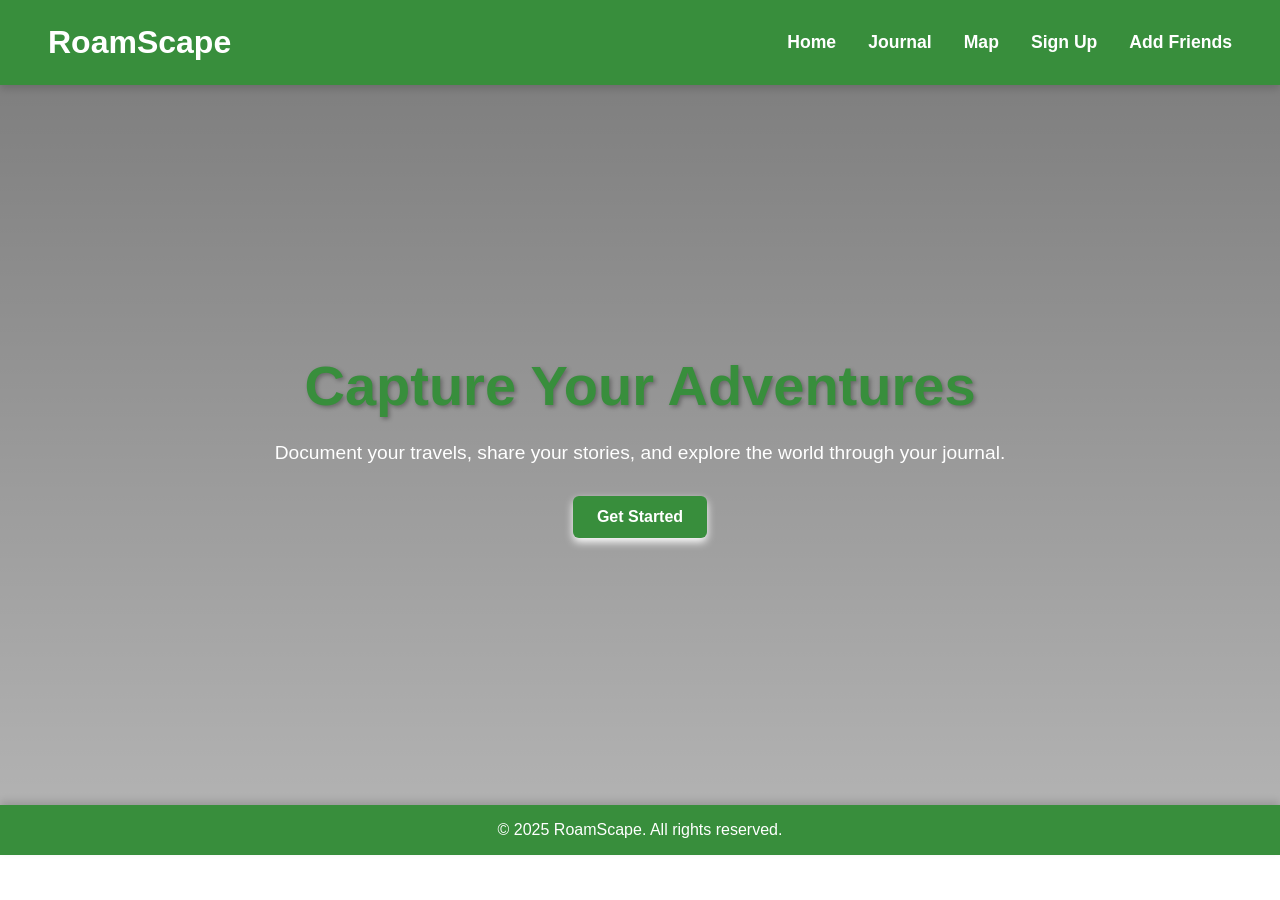
<file: Code/index.html>
<!DOCTYPE html>
<html lang="en">
<head>
  <meta charset="UTF-8" />
  <meta name="viewport" content="width=device-width, initial-scale=1.0"/>
  <title>RoamScape - Travel Journal</title>
  <link rel="stylesheet" href="style.css" />
</head>
<body>

  <!-- Header -->
  <header>
    <h1>RoamScape</h1>
    <nav>
      <ul>
        <li><a href="home.html">Home</a></li>
        <li><a href="journal.html">Journal</a></li>
        <li><a href="map.html">Map</a></li>
        <li><a href="signup.html">Sign Up</a></li>
        <li><a href="addfriends.html"> Add Friends </a></li>
      </ul>
    </nav>
  </header>

  <!-- Hero Section -->
  <section class="hero">
    <h1>Capture Your Adventures</h1>
    <p>Document your travels, share your stories, and explore the world through your journal.</p>
    <button>Get Started</a></button>
  </section>

  <!-- Footer -->
  <footer>
    © 2025 RoamScape. All rights reserved.
  </footer>

</body>
</html>
</file>
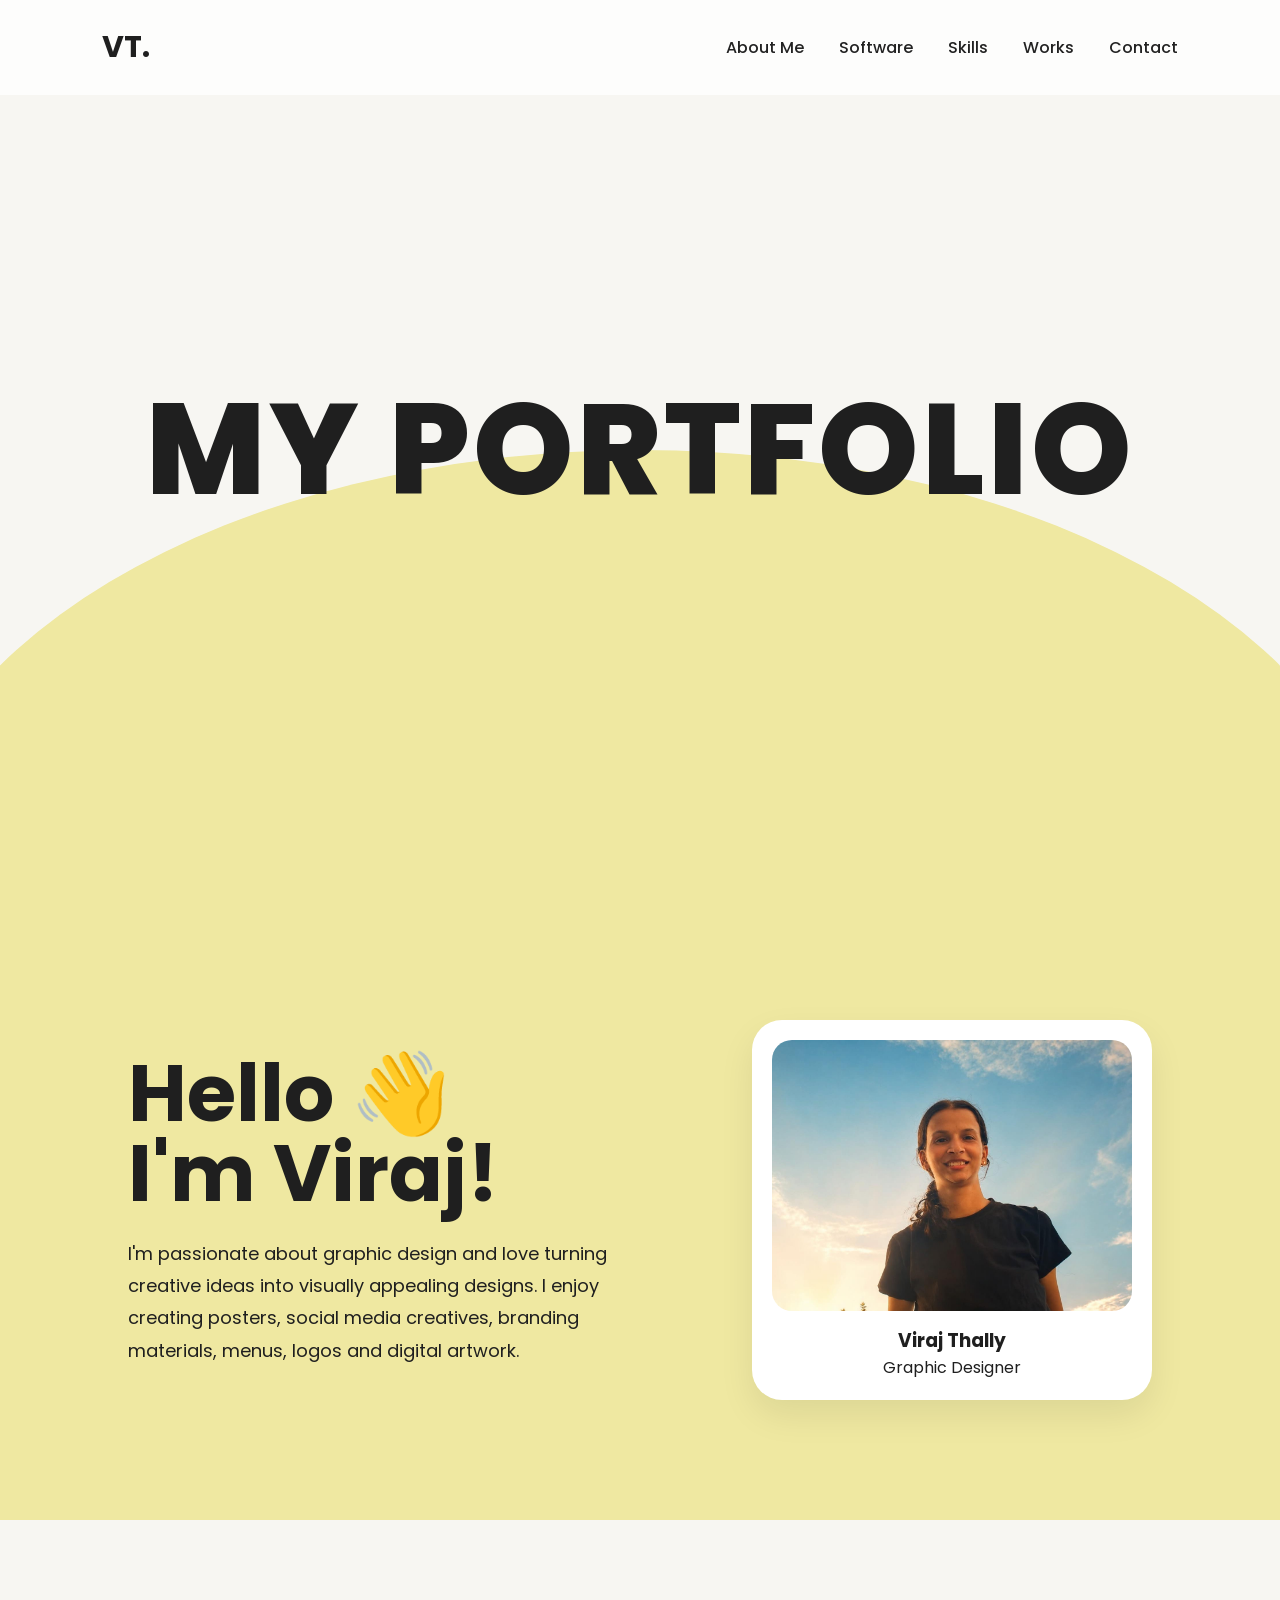
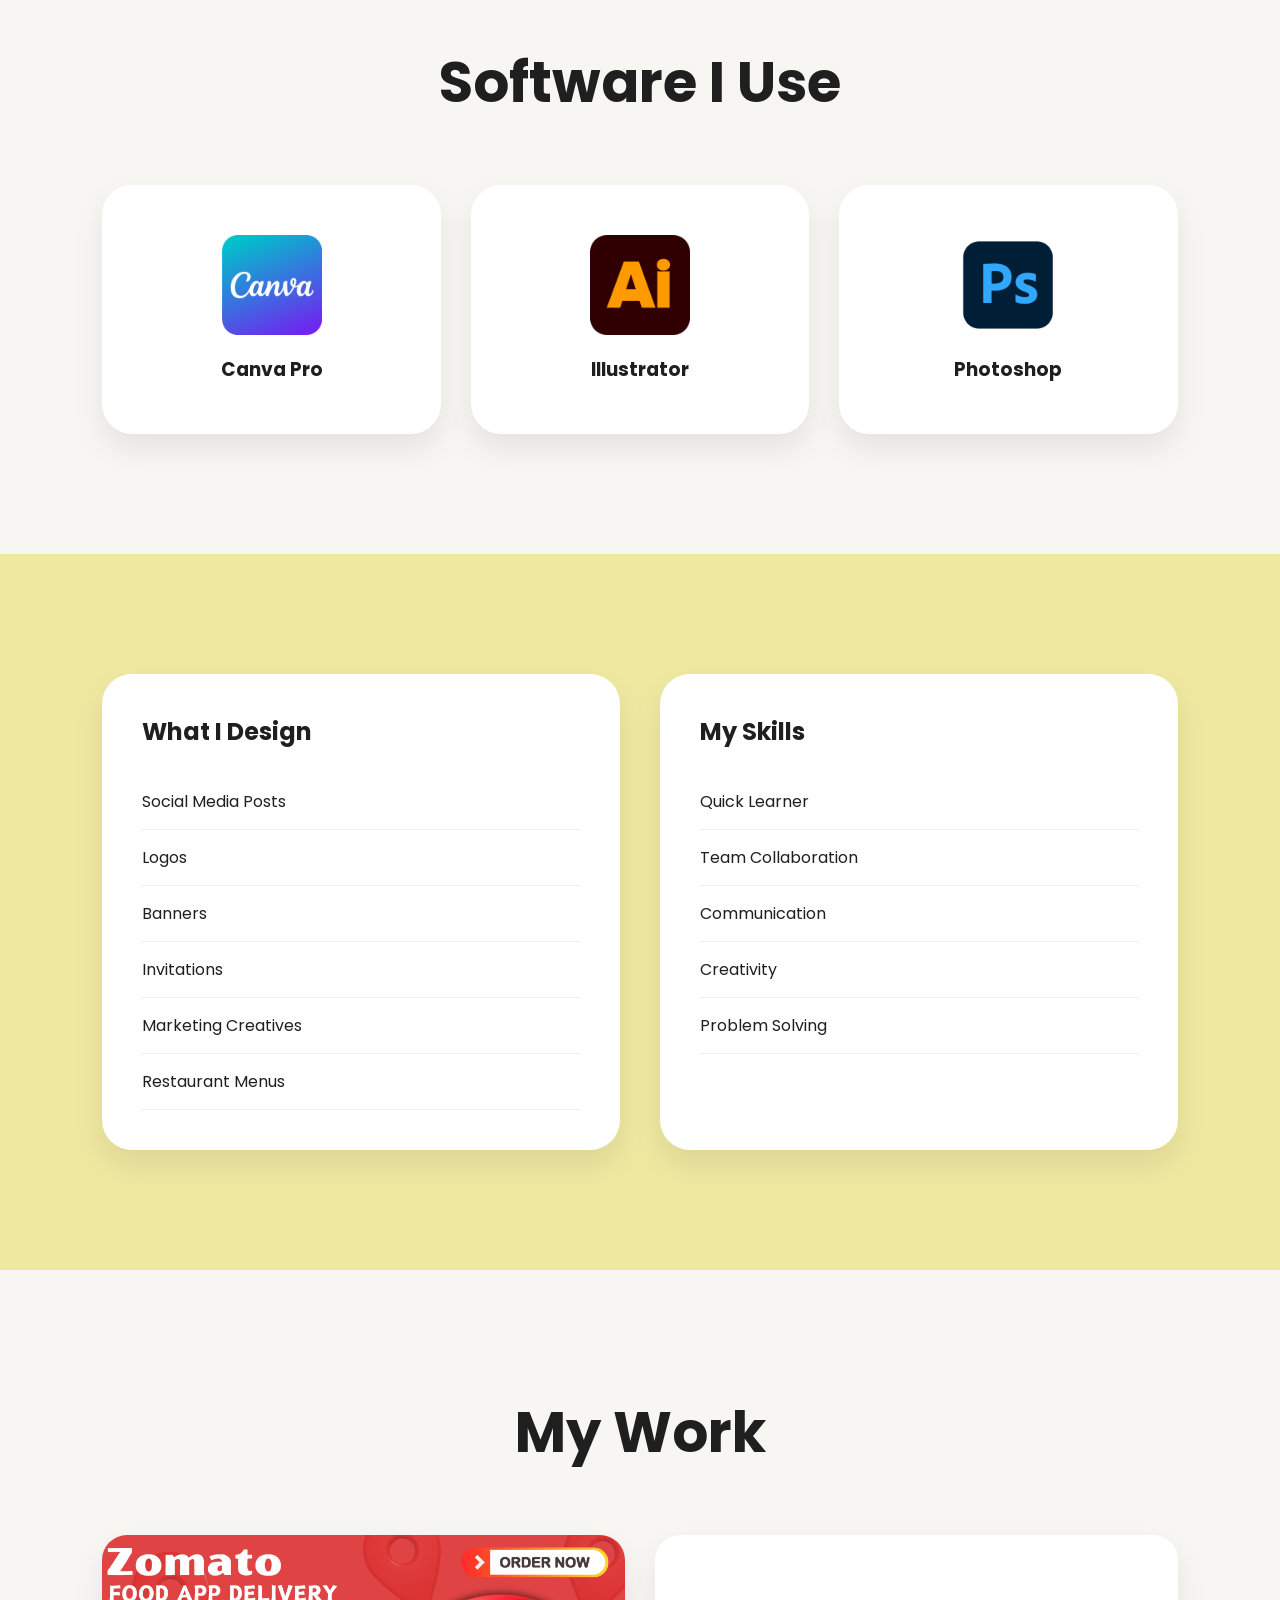
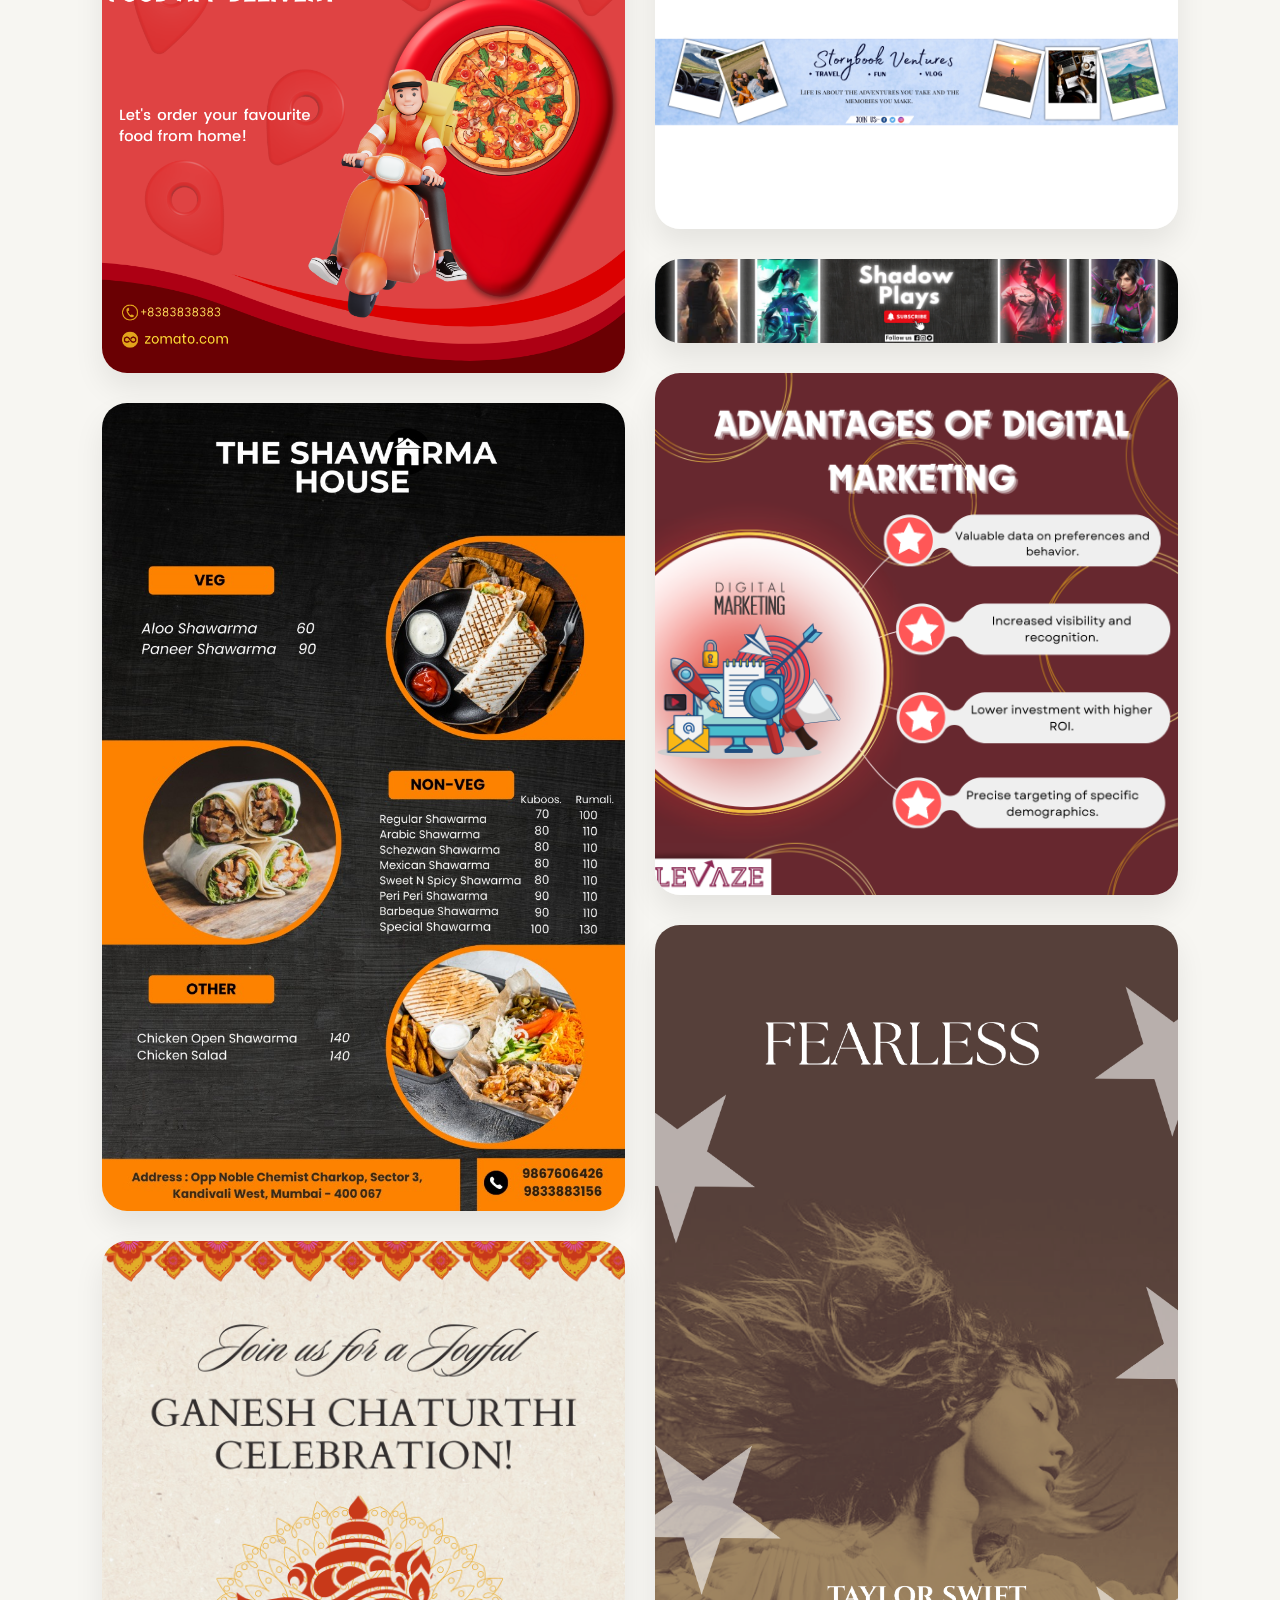
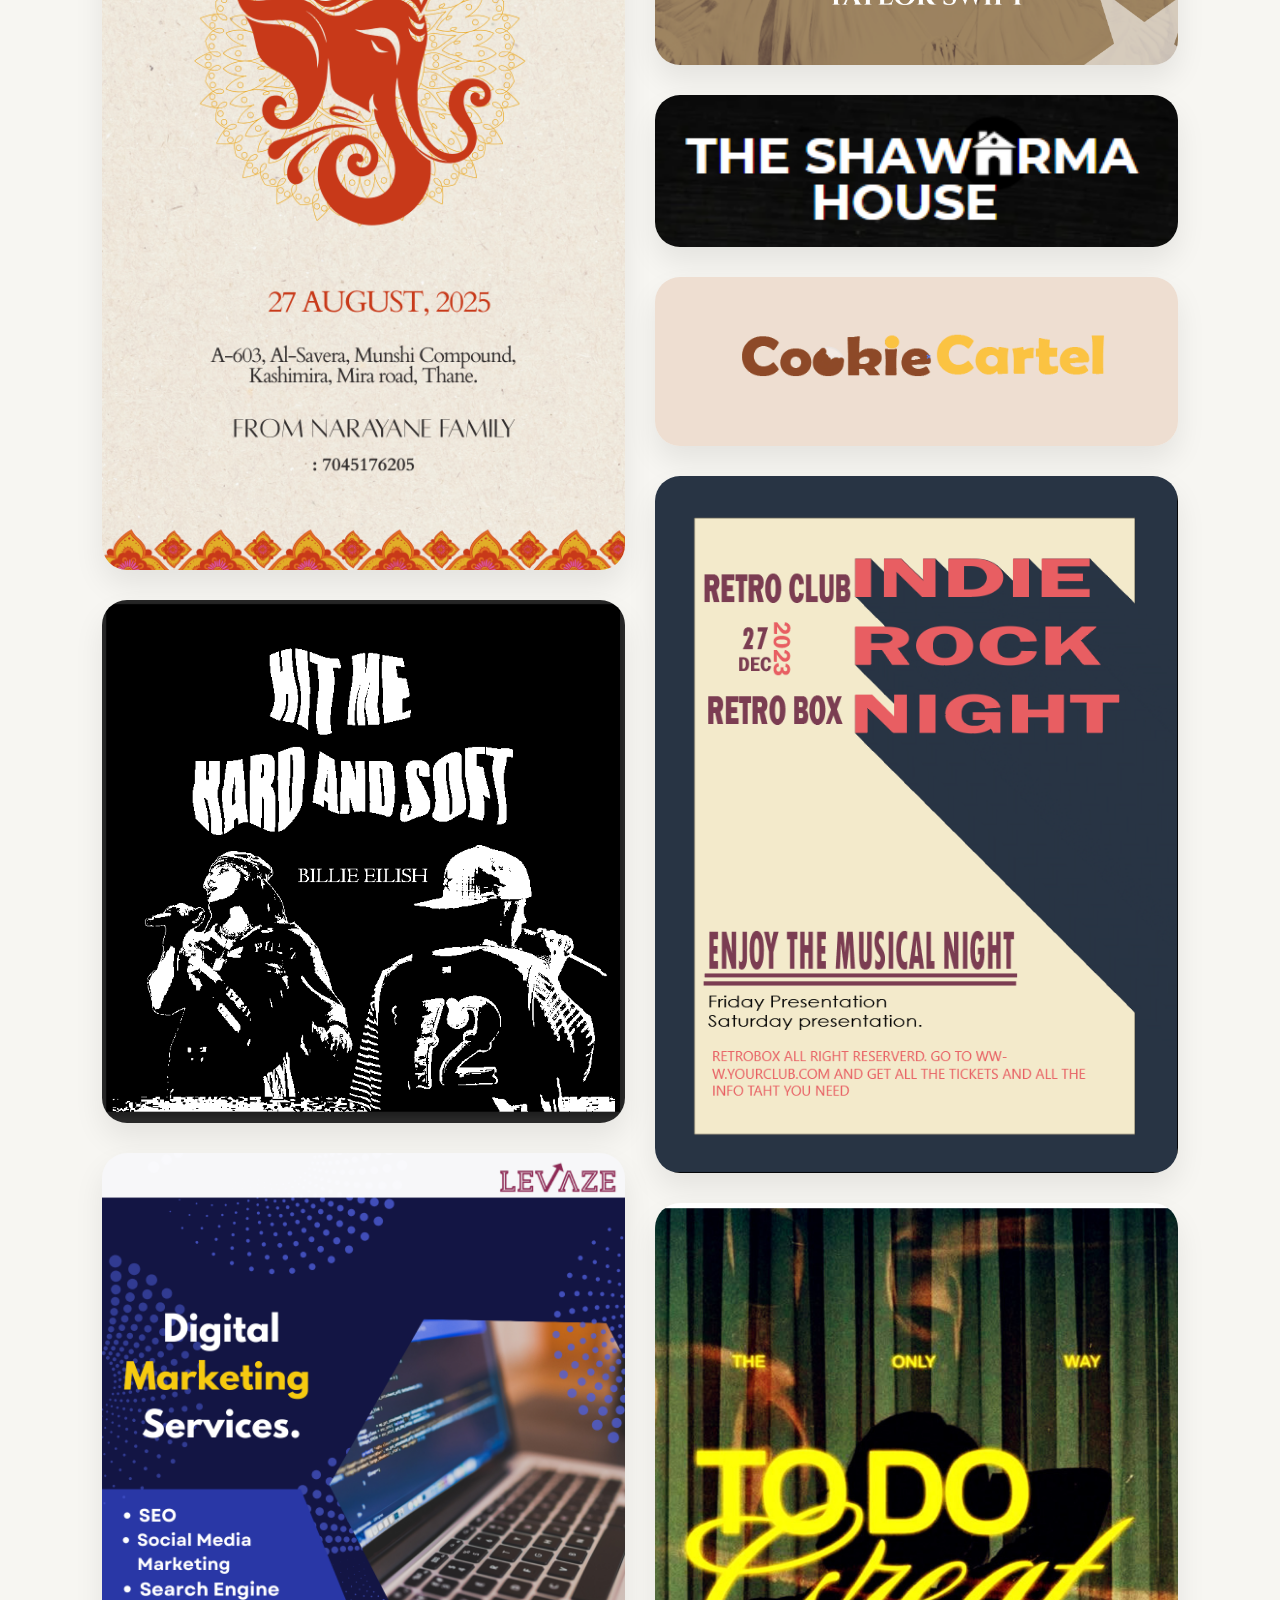
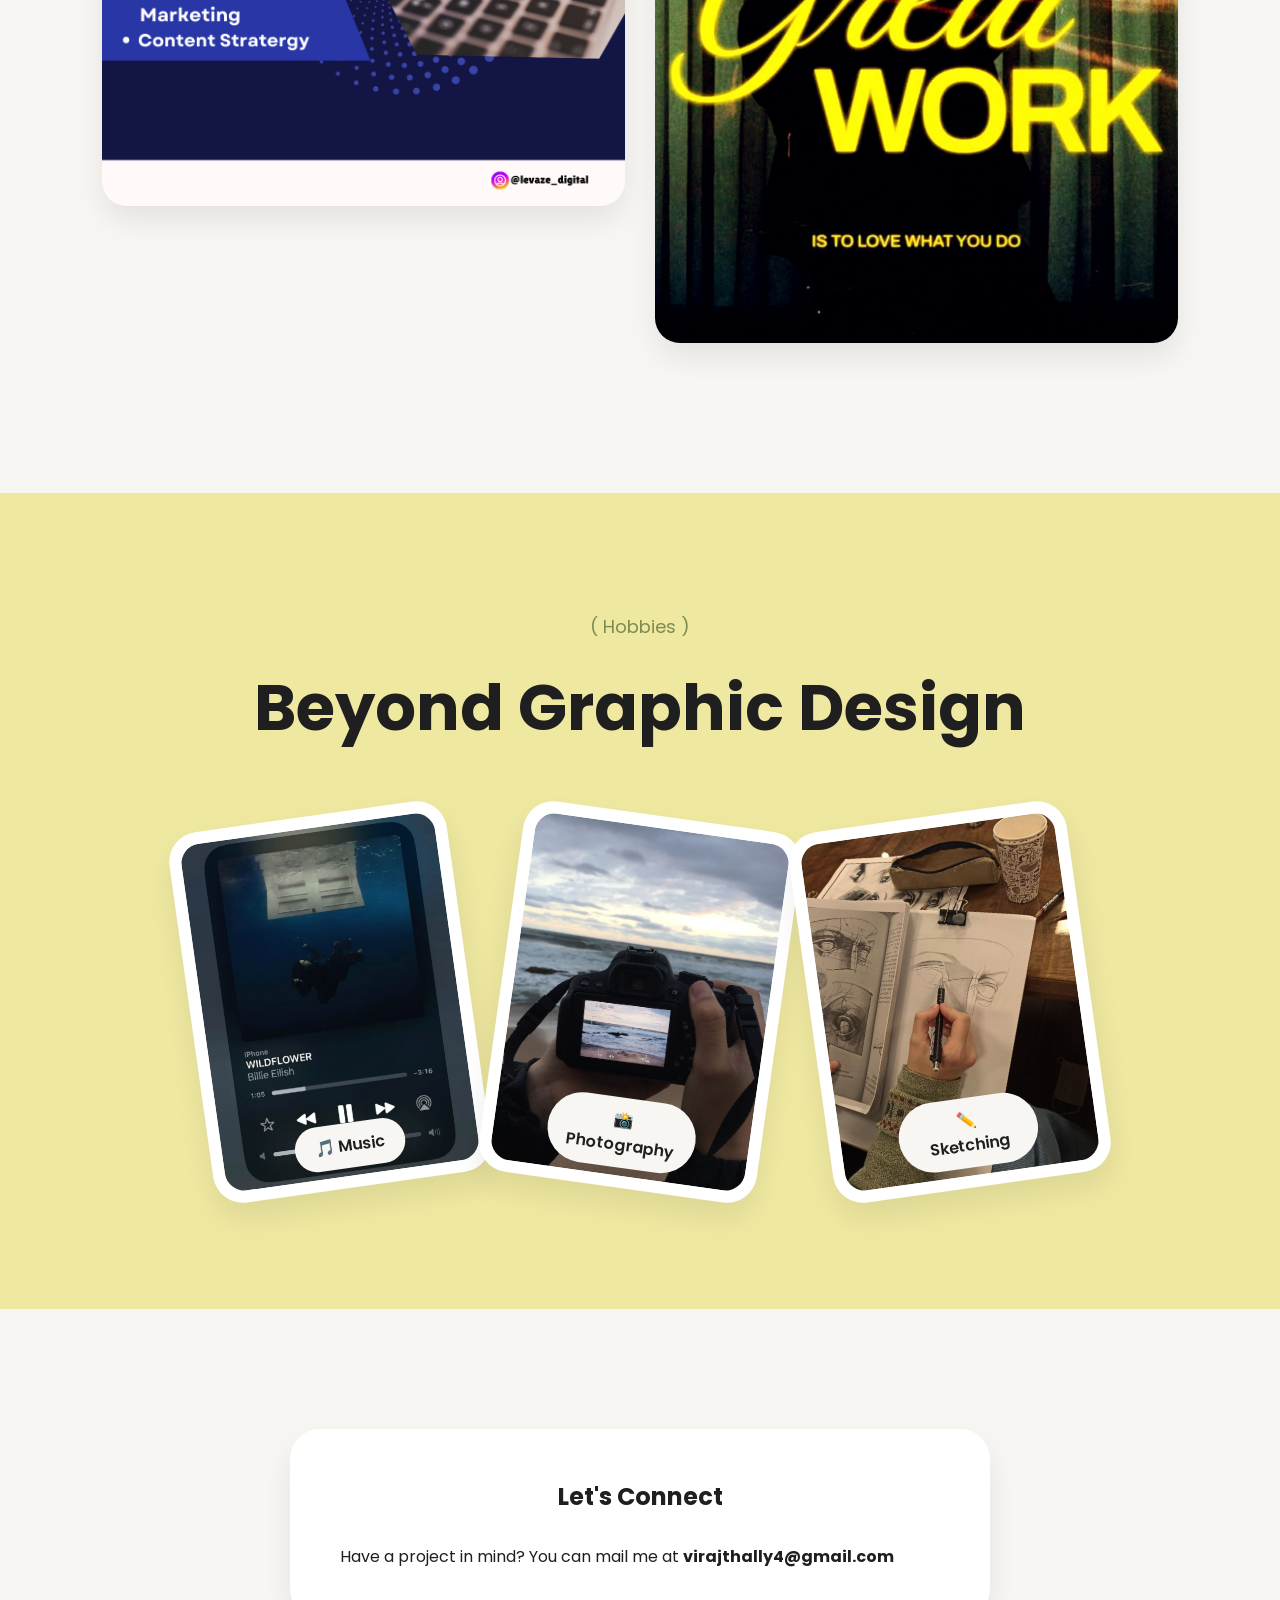
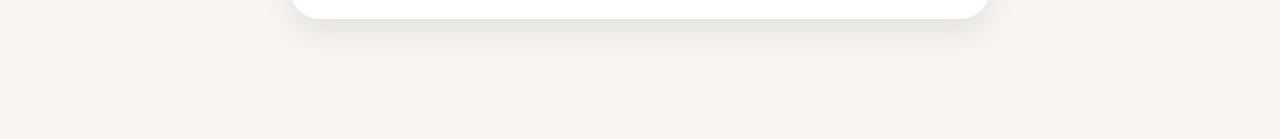
<file: home.html>
<body>

<nav>
    <div class="logo">VT.</div>
    <link rel="stylesheet" href="style.css">

    <ul>
        <li><a href="#home">About Me</a></li>
        <li><a href="#software">Software</a></li>
        <li><a href="#skills">Skills</a></li>
        <li><a href="#work">Works</a></li>
        <li><a href="#contact">Contact</a></li>
    </ul>
</nav>

<!-- HOME -->
<section id="home" class="hero">

    <div class="hero-shape"></div>

    <div class="hero-content">

        <h1> MY PORTFOLIO</h1>

        
        </div>

    </div>

</section>

<!-- INTRO -->

<section class="intro">

    <div class="intro-left">

        <h2>
            Hello 👋<br>
            I'm Viraj!
        </h2>

        <p>
            I'm passionate about graphic design and love turning
            creative ideas into visually appealing designs.
            I enjoy creating posters, social media creatives,
            branding materials, menus, logos and digital artwork.
        </p>

    </div>

    <div class="profile-card">

        <img src="profile.jpg">

        <h3>Viraj Thally</h3>

        <p>Graphic Designer</p>

    </div>

</section>

<!-- SOFTWARE -->

<section id="software">

    <h2>Software I Use</h2>

    <div class="software-grid">

        <div class="software-card">
            <img src="canva.png">
            <h3>Canva Pro</h3>
        </div>

        <div class="software-card">
            <img src="illustrator.png">
            <h3>Illustrator</h3>
        </div>

        <div class="software-card">
            <img src="photoshop.png">
            <h3>Photoshop</h3>
        </div>

    </div>

</section>

<!-- SERVICES -->

<section id="skills">

    <div class="services">

        <h2>What I Design</h2>

        <ul>
    
            <li>Social Media Posts</li>
            <li>Logos</li>
            <li>Banners</li>
            <li>Invitations</li>
            <li>Marketing Creatives</li>
            <li>Restaurant Menus</li>
        </ul>

    </div>

    <div class="skills-box">

        <h2>My Skills</h2>

        <ul>
            <li>Quick Learner</li>
            <li>Team Collaboration</li>
            <li>Communication</li>
            <li>Creativity</li>
            <li>Problem Solving</li>
        </ul>

    </div>

</section>

<!-- WORK -->

<section id="work">

    <h2>My Work</h2>

    <div class="work-grid">

        <img src="ads.png">
        <img src="shawarma.jpg">
        <img src="ganesh.png">
        <img src="billie.png">
        <img src="digitalmarketing.png">
<img src="youtubebanner1.png">
<img src="youtubebanner2.png">
<img src="market.png">
<img src="taylor.png">
<img src="logo.png">
<img src="logo2.png">
<img src="retro.png">
<img src="work.png">
    </div>

</section>
<section class="hobbies">

    <span class="tag">( Hobbies )</span>
    <h2>Beyond Graphic Design</h2>

    <div class="hobby-container">

        <div class="hobby-card rotate-left">
            <img src="music.jpg" alt="Music">
            <span>🎵 Music</span>
        </div>

        <div class="hobby-card rotate-right">
            <img src="photography.jpg" alt="Photography">
            <span>📸 Photography</span>
        </div>

        <div class="hobby-card rotate-left">
            <img src="sketching.jpg" alt="Sketching">
            <span>✏️ Sketching</span>
        </div>

        
        </div>

    </div>

</section>

<!-- CONTACT -->

<section id="contact">

    <div class="contact-card">

        <h2>Let's Connect</h2>

        <p class="contact-text">
    Have a project in mind? You can mail me at
    
    <strong>virajthally4@gmail.com</strong> 
  

    </div>

</section>

</body>
</file>
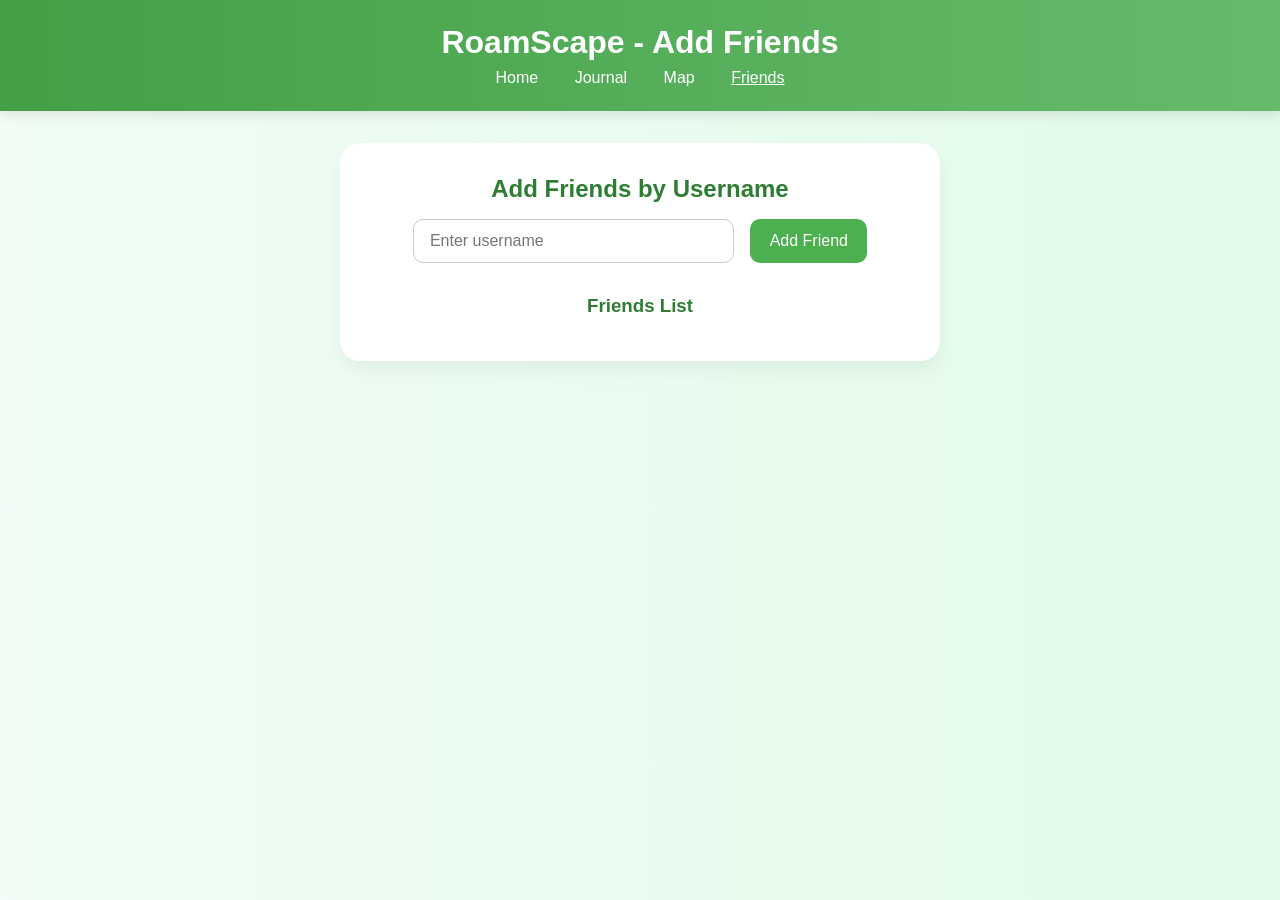
<file: Code/addfriends.html>
<!DOCTYPE html>
<html lang="en">
<head>
  <meta charset="UTF-8" />
  <meta name="viewport" content="width=device-width, initial-scale=1.0"/>
  <title>Add Friends | RoamScape</title>
  <link rel="stylesheet" href="add-friends.css" />
</head>
<body>
  <header>
    <h1>RoamScape - Add Friends</h1>
    <nav>
      <a href="index.html">Home</a>
      <a href="journal.html">Journal</a>
      <a href="map.html">Map</a>
      <a href="add-friends.html" class="active">Friends</a>
    </nav>
  </header>

  <main class="friend-section">
    <h2>Add Friends by Username</h2>
    <form id="friendForm">
      <input type="text" id="usernameInput" placeholder="Enter username" required />
      <button type="submit">Add Friend</button>
    </form>

    <div class="friend-list">
      <h3>Friends List</h3>
      <ul id="friendsUl">
        <!-- Friend usernames will appear here -->
      </ul>
    </div>
  </main>

  <script>
    const form = document.getElementById('friendForm');
    const input = document.getElementById('usernameInput');
    const friendsUl = document.getElementById('friendsUl');

    form.addEventListener('submit', (e) => {
      e.preventDefault();
      const username = input.value.trim();
      if (username) {
        const li = document.createElement('li');
        li.textContent = username;
        friendsUl.appendChild(li);
        input.value = '';
      }
    });
  </script>
</body>
</html>
</file>
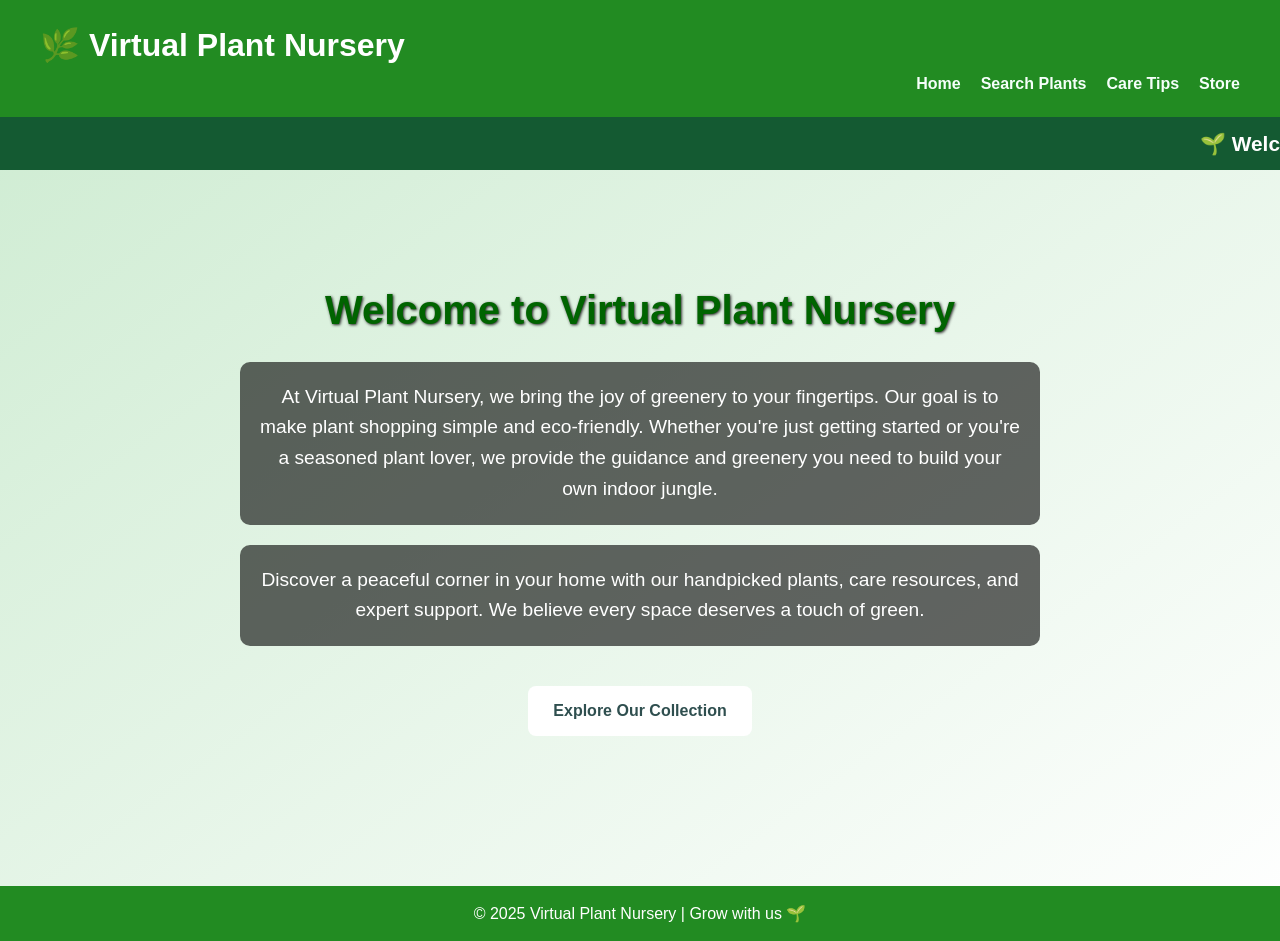
<file: Code/code.html>
<!DOCTYPE html>
<html lang="en">
<head>
  <meta charset="UTF-8" />
  <meta name="viewport" content="width=device-width, initial-scale=1.0"/>
  <title>Virtual Plant Nursery</title>
  <style>
    * {
      margin: 0;
      padding: 0;
      box-sizing: border-box;
      font-family: 'Segoe UI', sans-serif;
    }

    body {
      background: linear-gradient(to bottom right, #ccebd0, #ffffff);
      color: #2f4f4f;
      line-height: 1.6;
    }

    header {
      background: #228B22; /* forest green */
      padding: 20px 40px;
      box-shadow: 0 4px 6px rgba(0, 0, 0, 0.2);
    }

    .logo {
      font-size: 2em;
      font-weight: bold;
      color: #fff;
    }

    nav {
      float: right;
    }

    nav ul {
      list-style: none;
      display: flex;
      gap: 20px;
    }

    nav a {
      text-decoration: none;
      color: #f5fffa; /* mint cream */
      font-weight: 600;
      transition: color 0.3s;
    }

    nav a:hover {
      color: #d0ffd0; /* light green */
    }

    marquee {
      background-color: #145a32;
      color: #fff;
      font-size: 1.3em;
      padding: 10px 0;
      font-weight: bold;
    }

    .about {
      background-image: url('https://images.unsplash.com/photo-1501004318641-b39e6451bec6?auto=format&fit=crop&w=1350&q=80');
      background-size: cover;
      background-position: center;
      padding: 100px 20px;
      color: #fff;
      text-align: center;
    }

    .about h2 {
      font-size: 2.5em;
      margin-bottom: 20px;
      text-shadow: 1px 1px 3px #222;
    }

    .about p {
      max-width: 800px;
      margin: 20px auto;
      font-size: 1.2em;
      background-color: rgba(0, 0, 0, 0.6);
      padding: 20px;
      border-radius: 10px;
    }

    .btn {
      display: inline-block;
      margin-top: 20px;
      padding: 12px 25px;
      background-color: #ffffff;
      color: #2f4f4f;
      font-weight: bold;
      border-radius: 8px;
      text-decoration: none;
      transition: background 0.3s, transform 0.2s;
    }

    .btn:hover {
      background-color: #d4f5dd;
      transform: scale(1.05);
    }

    footer {
      background-color: #228B22;
      text-align: center;
      padding: 15px;
      color: #fff;
      font-weight: 500;
      margin-top: 50px;
    }

    @media (max-width: 768px) {
      nav {
        float: none;
        margin-top: 15px;
      }

      nav ul {
        flex-direction: column;
        align-items: center;
      }

      .about h2 {
        font-size: 2em;
      }

      .about p {
        font-size: 1em;
        padding: 15px;
      }
    }
  </style>
</head>
<body>
  <header>
    <div class="logo">🌿 Virtual Plant Nursery</div>
    <nav>
      <ul>
        <li><a href="#">Home</a></li>
        <li><a href="#search">Search Plants</a></li>
        <li><a href="#">Care Tips</a></li>
        <li><a href="#">Store</a></li>
      </ul>
    </nav>
    <div style="clear: both;"></div>
  </header>

  <!-- Marquee -->
  <marquee behavior="scroll" direction="left" scrollamount="6">
    🌱 Welcome to the Virtual Plant Nursery — Explore, Learn, and Grow Green! 🌿
  </marquee>

  <section class="about">
  <h2 style="color: darkgreen;">Welcome to Virtual Plant Nursery</h2>
    <p>
      At Virtual Plant Nursery, we bring the joy of greenery to your fingertips. Our goal is to make plant shopping simple and eco-friendly. Whether you're just getting started or you're a seasoned plant lover, we provide the guidance and greenery you need to build your own indoor jungle.
    </p>
    <p>
      Discover a peaceful corner in your home with our handpicked plants, care resources, and expert support. We believe every space deserves a touch of green.
    </p>
    <a href="#" class="btn">Explore Our Collection</a>
  </section>

  <footer>
    &copy; 2025 Virtual Plant Nursery | Grow with us 🌱
  </footer>
</body>
</html>
</file>
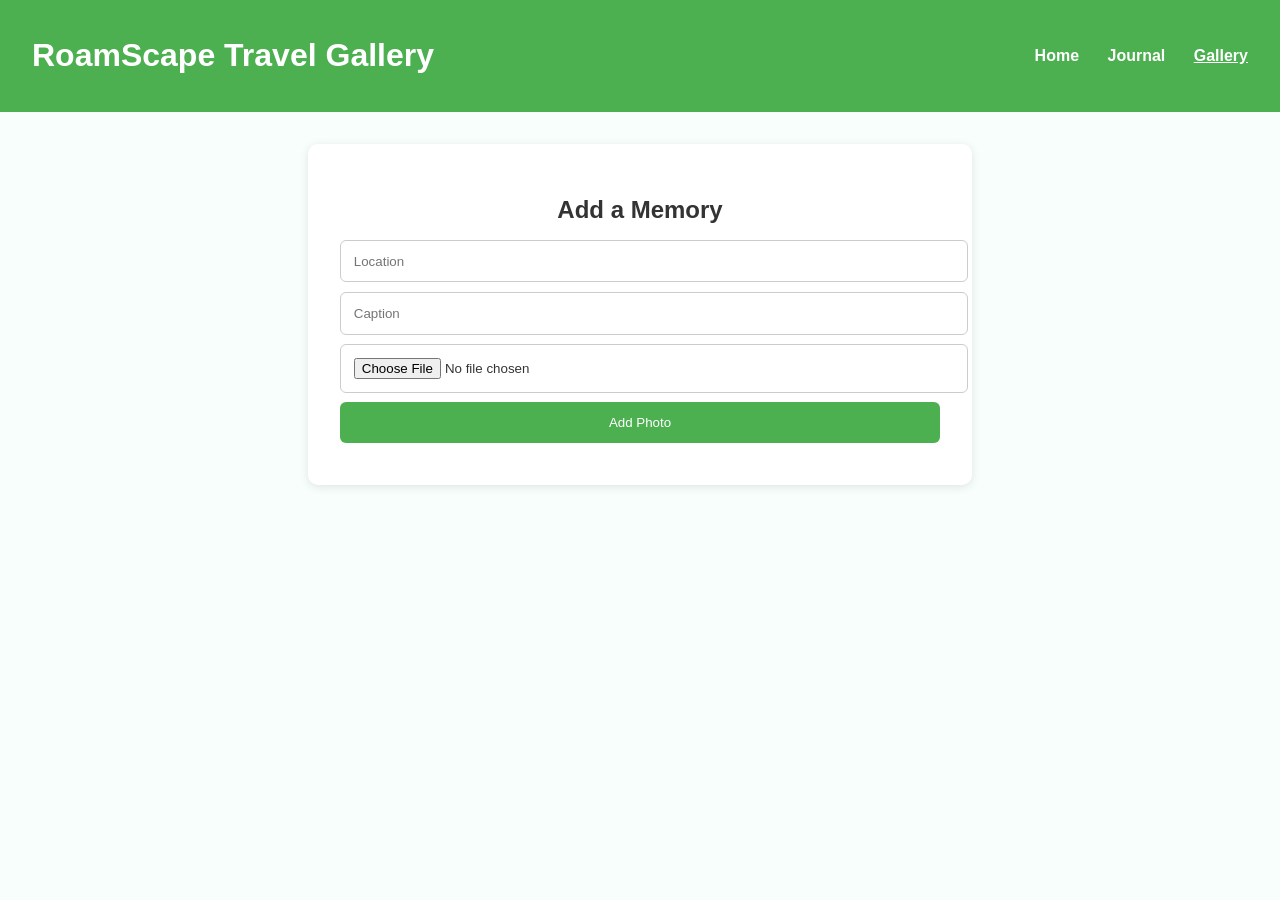
<file: Code/gallery.html>
<!DOCTYPE html>
<html lang="en">
<head>
  <meta charset="UTF-8" />
  <meta name="viewport" content="width=device-width, initial-scale=1.0"/>
  <title>RoamScape - Travel Gallery</title>
  <link rel="stylesheet" href="gallery.css" />
</head>
<body>
  <header>
    <h1>RoamScape Travel Gallery</h1>
    <nav>
      <a href="index.html">Home</a>
      <a href="journal.html">Journal</a>
      <a href="gallery.html" class="active">Gallery</a>
    </nav>
  </header>

  <main>
    <section class="upload-section">
      <h2>Add a Memory</h2>
      <form id="galleryForm">
        <input type="text" id="location" placeholder="Location" required />
        <input type="text" id="caption" placeholder="Caption" required />
        <input type="file" id="imageInput" accept="image/*" required />
        <button type="submit">Add Photo</button>
      </form>
    </section>

    <section class="gallery-grid" id="galleryGrid">
      <!-- Photos will be displayed here -->
    </section>
  </main>

  <script>
    const form = document.getElementById('galleryForm');
    const gallery = document.getElementById('galleryGrid');

    form.addEventListener('submit', (e) => {
      e.preventDefault();

      const location = document.getElementById('location').value.trim();
      const caption = document.getElementById('caption').value.trim();
      const fileInput = document.getElementById('imageInput');
      const file = fileInput.files[0];

      if (file && location && caption) {
        const reader = new FileReader();
        reader.onload = () => {
          const div = document.createElement('div');
          div.className = 'photo-card';
          div.innerHTML = `
            <img src="${reader.result}" alt="Travel Photo" />
            <div class="photo-info">
              <p><strong>${location}</strong></p>
              <p>${caption}</p>
            </div>
          `;
          gallery.prepend(div);
          form.reset();
        };
        reader.readAsDataURL(file);
      }
    });
  </script>
</body>
</html>
</file>
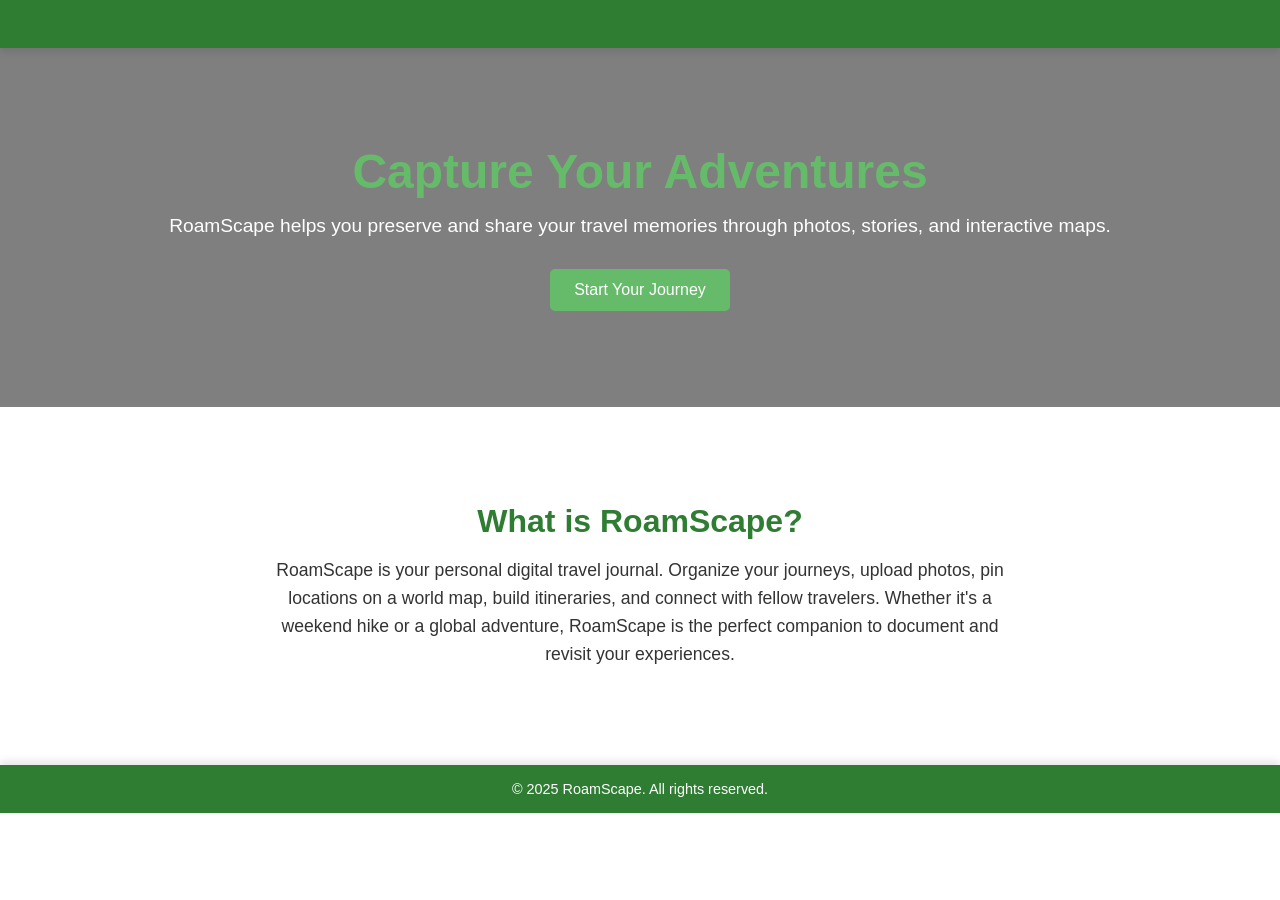
<file: Code/home.html>
<!DOCTYPE html>
<html lang="en">
<head>
  <meta charset="UTF-8">
  <meta name="viewport" content="width=device-width, initial-scale=1">
  <title>RoamScape - Capture Your Adventures</title>
  <link rel="stylesheet" href="style1.css">
</head>
<body>

  <header>
    
    <nav>
   
    </nav>
  </header>

  <section class="hero">
    <h2>Capture Your Adventures</h2>
    <p>RoamScape helps you preserve and share your travel memories through photos, stories, and interactive maps.</p>
    <button>Start Your Journey</button>
  </section>

  <section class="about">
    <h3>What is RoamScape?</h3>
    <p>
      RoamScape is your personal digital travel journal. Organize your journeys, upload photos, pin locations on a world map,
      build itineraries, and connect with fellow travelers. Whether it's a weekend hike or a global adventure, RoamScape
      is the perfect companion to document and revisit your experiences.
    </p>
  </section>

  <footer>
    <p>© 2025 RoamScape. All rights reserved.</p>
  </footer>

</body>
</html>
</file>
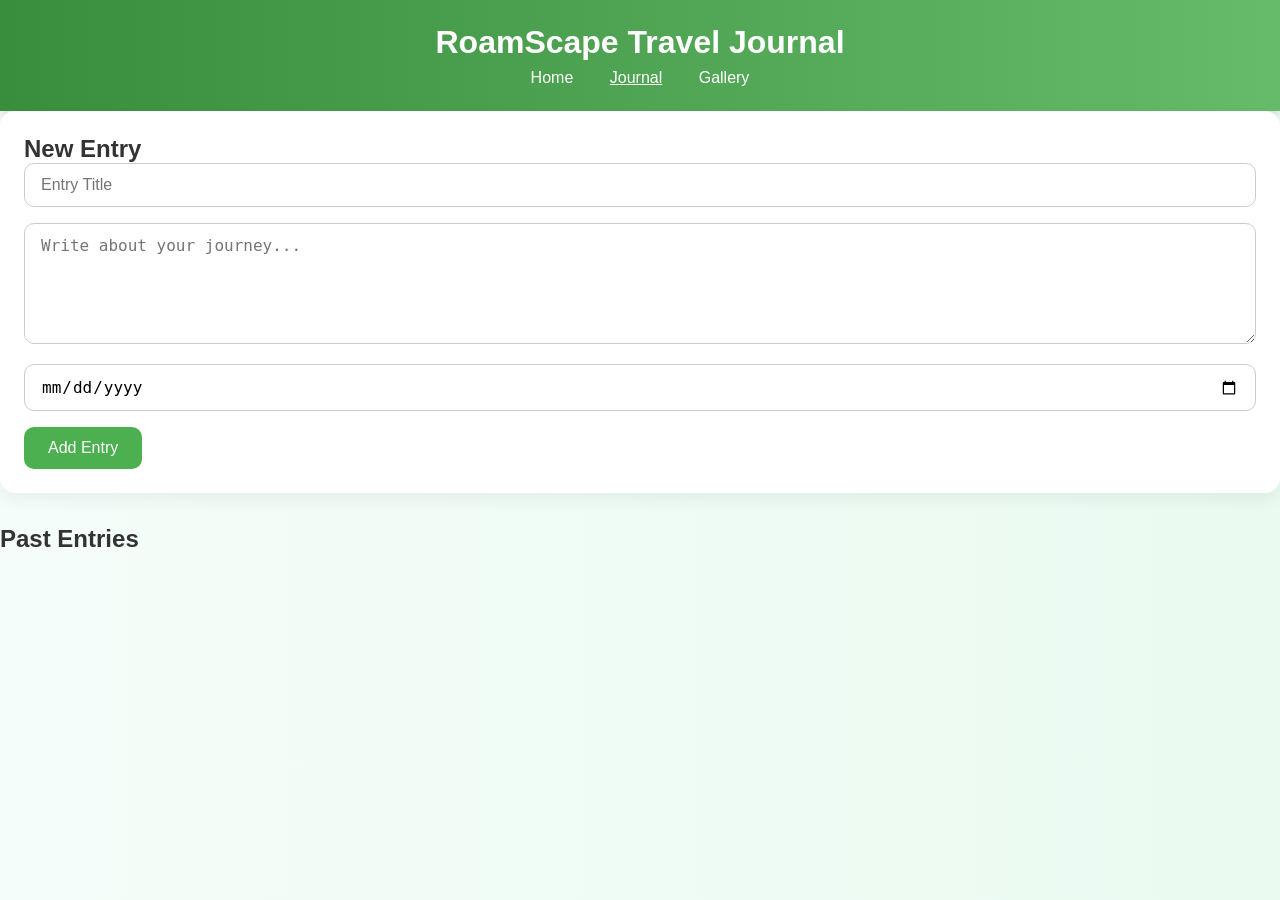
<file: Code/journal.html>
<!DOCTYPE html>
<html lang="en">
<head>
  <meta charset="UTF-8" />
  <meta name="viewport" content="width=device-width, initial-scale=1.0"/>
  <title>RoamScape - Travel Journal</title>
  <link rel="stylesheet" href="journal.css" />
</head>
<body>
  <header>
    <h1>RoamScape Travel Journal</h1>
    <nav>
      <a href="index.html">Home</a>
      <a href="journal.html" class="active">Journal</a>
      <a href="gallery.html">Gallery</a>
    </nav>
  </header>

  <main>
    <section class="journal-form">
      <h2>New Entry</h2>
      <form id="entryForm">
        <input type="text" id="title" placeholder="Entry Title" required />
        <textarea id="content" rows="5" placeholder="Write about your journey..." required></textarea>
        <input type="date" id="date" required />
        <button type="submit">Add Entry</button>
      </form>
    </section>

    <section class="entries" id="entries">
      <h2>Past Entries</h2>
      <!-- Entries will appear here -->
    </section>
  </main>

  <script src="journal.js"></script>
</body>
</html>
</file>
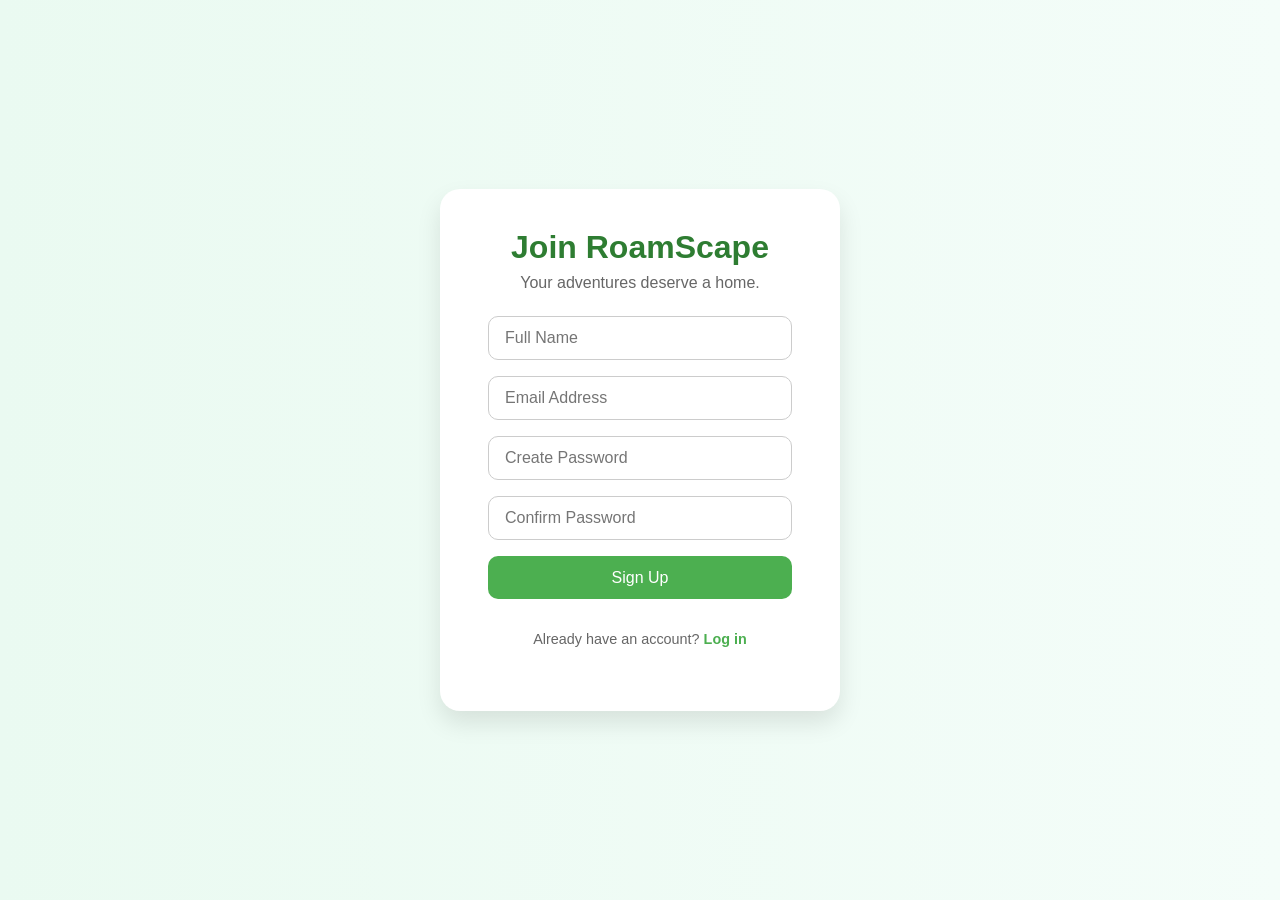
<file: Code/signup.html>
<!DOCTYPE html>
<html lang="en">
<head>
  <meta charset="UTF-8" />
  <meta name="viewport" content="width=device-width, initial-scale=1.0"/>
  <title>Sign Up | RoamScape</title>
  <link rel="stylesheet" href="signup.css" />
</head>
<body>
  <div class="signup-container">
    <h1>Join RoamScape</h1>
    <p>Your adventures deserve a home.</p>
    <form class="signup-form">
      <input type="text" placeholder="Full Name" required />
      <input type="email" placeholder="Email Address" required />
      <input type="password" placeholder="Create Password" required />
      <input type="password" placeholder="Confirm Password" required />
      <button type="submit">Sign Up</button>
      <p class="login-link">Already have an account? <a href="#">Log in</a></p>
      <script src="signup.js"></script>
    </form>
  </div>
</body>
</html>
</file>
<file: Code/style.css>
:root {
    --primary-green: #388e3c; /* Dark Green for main elements */
    --white: #ffffff;
    --light-green: #66bb6a; /* Lighter Green for hover effects */
    --shadow-color: rgba(101, 168, 112, 0.15);
    --travel-background: url('https://source.unsplash.com/1600x900/?travel,adventure,landscape'); /* Background image */
  }
  
  * {
    margin: 0;
    padding: 0;
    box-sizing: border-box;
    font-family: 'Segoe UI', sans-serif;
  }
  
  body {
    background-color: var(--white);
    color: var(--primary-green);
    overflow-x: hidden;
  }:root {
    --primary-green: #388e3c; /* Dark Green for main elements */
    --white: #ffffff;
    --light-green: #66bb6a; /* Lighter Green for hover effects */
    --shadow-color: rgba(0, 0, 0, 0.15);
    --travel-background: url('https://source.unsplash.com/1600x900/?travel,adventure,landscape'); /* Background image */
  }
  
  * {
    margin: 0;
    padding: 0;
    box-sizing: border-box;
    font-family: 'Segoe UI', sans-serif;
  }
  
  body {
    background-color: var(--white);
    color: var(--primary-green);
    overflow-x: hidden;
  }
  
  /* Header */
  header {
    background-color: var(--primary-green);
    color: var(--white);
    padding: 1.5rem 3rem;
    display: flex;
    justify-content: space-between;
    align-items: center;
    box-shadow: 0 4px 8px var(--shadow-color);
  }
  
  header h1 {
    font-size: 2rem;
  }
  
  nav ul {
    list-style: none;
    display: flex;
    gap: 2rem;
  }
  
  nav ul li a {
    color: var(--white);
    text-decoration: none;
    font-weight: bold;
    font-size: 1.1rem;
    transition: color 0.3s ease;
  }
  
  nav ul li a:hover {
    color: var(--light-green); /* Hover effect for navigation */
  }
  
  /* Hero Section with Travel Background */
  .hero {
    height: 80vh;
    background: linear-gradient(to bottom, rgba(0, 0, 0, 0.5), rgba(0, 0, 0, 0.3)), var(--travel-background) no-repeat center center/cover;
    display: flex;
    flex-direction: column;
    justify-content: center;
    align-items: center;
    text-align: center;
    padding: 0 2rem;
    color: var(--white);
    position: relative;
    overflow: hidden;
    animation: travelAnimation 5s ease-in-out infinite;
  }
  
  /* Floating cloud effect (background animation) */
  @keyframes travelAnimation {
    0% {
      transform: translateX(0);
    }
    50% {
      transform: translateX(20px); /* Moving clouds or elements */
    }
    100% {
      transform: translateX(0);
    }
  }
  
  .hero h1 {
    font-size: 3.5rem;
    margin-bottom: 1.5rem;
    color: var(--primary-green); /* Dark Green Heading */
    font-weight: 700;
    text-shadow: 2px 2px 4px rgba(0, 0, 0, 0.3);
    animation: fadeInTop 1s ease forwards;
  }
  
  .hero p {
    font-size: 1.2rem;
    margin-bottom: 2rem;
    color: #fff; /* White text for readability */
    animation: fadeInBottom 1.2s ease forwards;
    font-weight: 400;
  }
  
  /* Button styling */
  .hero button {
    padding: 12px 24px;
    border: none;
    background-color: var(--primary-green);
    color: var(--white);
    font-weight: bold;
    border-radius: 6px;
    cursor: pointer;
    font-size: 1rem;
    transition: all 0.3s ease;
    animation: slideIn 1.5s ease forwards;
    box-shadow: 0 4px 8px var(--shadow-color);
  }
  
  .hero button:hover {
    background-color: var(--light-green); /* Light green for hover */
    transform: scale(1.05); /* Slight zoom on hover */
    box-shadow: 0 8px 16px var(--shadow-color);
  }
  
  /* Animations */
  @keyframes fadeInTop {
    0% {
      opacity: 0;
      transform: translateY(-30px);
    }
    100% {
      opacity: 1;
      transform: translateY(0);
    }
  }
  
  @keyframes fadeInBottom {
    0% {
      opacity: 0;
      transform: translateY(30px);
    }
    100% {
      opacity: 1;
      transform: translateY(0);
    }
  }
  
  @keyframes slideIn {
    0% {
      opacity: 0;
      transform: translateX(-50px);
    }
    100% {
      opacity: 1;
      transform: translateX(0);
    }
  }
  
  /* Footer */
  footer {
    background-color: var(--primary-green);
    color: var(--white);
    text-align: center;
    padding: 1rem;
    font-size: 1rem;
    box-shadow: 0 -4px 8px var(--shadow-color);
  }
  :root {
    --primary-green: #388e3c; /* Dark Green for main elements */
    --white: #ffffff;
    --light-green: #66bb6a; /* Lighter Green for hover effects */
    --shadow-color: rgba(0, 0, 0, 0.15);
    --travel-background: url('https://source.unsplash.com/1600x900/?travel,adventure,landscape'); /* Background image */
  }
  
  * {
    margin: 0;
    padding: 0;
    box-sizing: border-box;
    font-family: 'Segoe UI', sans-serif;
  }
  
  body {
    background-color: var(--white);
    color: var(--primary-green);
    overflow-x: hidden;
  }
  
  /* Header */
  header {
    background-color: var(--primary-green);
    color: var(--white);
    padding: 1.5rem 3rem;
    display: flex;
    justify-content: space-between;
    align-items: center;
    box-shadow: 0 4px 8px var(--shadow-color);
  }
  
  header h1 {
    font-size: 2rem;
  }
  
  nav ul {
    list-style: none;
    display: flex;
    gap: 2rem;
  }
  
  nav ul li a {
    color: var(--white);
    text-decoration: none;
    font-weight: bold;
    font-size: 1.1rem;
    transition: color 0.3s ease;
  }
  
  nav ul li a:hover {
    color: var(--light-green); /* Hover effect for navigation */
  }
  
  /* Hero Section with Travel Background */
  .hero {
    height: 80vh;
    background: linear-gradient(to bottom, rgba(0, 0, 0, 0.5), rgba(0, 0, 0, 0.3)), var(--travel-background) no-repeat center center/cover;
    display: flex;
    flex-direction: column;
    justify-content: center;
    align-items: center;
    text-align: center;
    padding: 0 2rem;
    color: var(--white);
    position: relative;
    overflow: hidden;
    animation: travelAnimation 5s ease-in-out infinite;
  }
  
  /* Floating cloud effect (background animation) */
  @keyframes travelAnimation {
    0% {
      transform: translateX(0);
    }
    50% {
      transform: translateX(20px); /* Moving clouds or elements */
    }
    100% {
      transform: translateX(0);
    }
  }
  
  .hero h1 {
    font-size: 3.5rem;
    margin-bottom: 1.5rem;
    color: var(--primary-green); /* Dark Green Heading */
    font-weight: 700;
    text-shadow: 2px 2px 4px rgba(0, 0, 0, 0.3);
    animation: fadeInTop 1s ease forwards;
  }
  
  .hero p {
    font-size: 1.2rem;
    margin-bottom: 2rem;
    color: #fff; /* White text for readability */
    animation: fadeInBottom 1.2s ease forwards;
    font-weight: 400;
  }
  
  /* Button styling */
  .hero button {
    padding: 12px 24px;
    border: none;
    background-color: var(--primary-green);
    color: var(--white);
    font-weight: bold;
    border-radius: 6px;
    cursor: pointer;
    font-size: 1rem;
    transition: all 0.3s ease;
    animation: slideIn 1.5s ease forwards;
    box-shadow: 0 4px 8px var(--shadow-color);
  }
  
  .hero button:hover {
    background-color: var(--light-green); /* Light green for hover */
    transform: scale(1.05); /* Slight zoom on hover */
    box-shadow: 0 8px 16px var(--shadow-color);
  }
  
  /* Animations */
  @keyframes fadeInTop {
    0% {
      opacity: 0;
      transform: translateY(-30px);
    }
    100% {
      opacity: 1;
      transform: translateY(0);
    }
  }
  
  @keyframes fadeInBottom {
    0% {
      opacity: 0;
      transform: translateY(30px);
    }
    100% {
      opacity: 1;
      transform: translateY(0);
    }
  }
  
  @keyframes slideIn {
    0% {
      opacity: 0;
      transform: translateX(-50px);
    }
    100% {
      opacity: 1;
      transform: translateX(0);
    }
  }
  
  /* Footer */
  footer {
    background-color: var(--primary-green);
    color: var(--white);
    text-align: center;
    padding: 1rem;
    font-size: 1rem;
    box-shadow: 0 -4px 8px var(--shadow-color);
  }
  :root {
    --primary-green: #388e3c; /* Dark Green for main elements */
    --white: #ffffff;
    --light-green: #66bb6a; /* Lighter Green for hover effects */
    --shadow-color: rgba(0, 0, 0, 0.15);
    --travel-background: url('https://source.unsplash.com/1600x900/?travel,adventure,landscape'); /* Background image */
  }
  
  * {
    margin: 0;
    padding: 0;
    box-sizing: border-box;
    font-family: 'Segoe UI', sans-serif;
  }
  
  body {
    background-color: var(--white);
    color: var(--primary-green);
    overflow-x: hidden;
  }
  
  /* Header */
  header {
    background-color: var(--primary-green);
    color: var(--white);
    padding: 1.5rem 3rem;
    display: flex;
    justify-content: space-between;
    align-items: center;
    box-shadow: 0 4px 8px var(--shadow-color);
  }
  
  header h1 {
    font-size: 2rem;
  }
  
  nav ul {
    list-style: none;
    display: flex;
    gap: 2rem;
  }
  
  nav ul li a {
    color: var(--white);
    text-decoration: none;
    font-weight: bold;
    font-size: 1.1rem;
    transition: color 0.3s ease;
  }
  
  nav ul li a:hover {
    color: var(--light-green); /* Hover effect for navigation */
  }
  
  /* Hero Section with Travel Background */
  .hero {
    height: 80vh;
    background: linear-gradient(to bottom, rgba(0, 0, 0, 0.5), rgba(0, 0, 0, 0.3)), var(--travel-background) no-repeat center center/cover;
    display: flex;
    flex-direction: column;
    justify-content: center;
    align-items: center;
    text-align: center;
    padding: 0 2rem;
    color: var(--white);
    position: relative;
    overflow: hidden;
    animation: travelAnimation 5s ease-in-out infinite;
  }
  
  /* Floating cloud effect (background animation) */
  @keyframes travelAnimation {
    0% {
      transform: translateX(0);
    }
    50% {
      transform: translateX(20px); /* Moving clouds or elements */
    }
    100% {
      transform: translateX(0);
    }
  }
  
  .hero h1 {
    font-size: 3.5rem;
    margin-bottom: 1.5rem;
    color: var(--primary-green); /* Dark Green Heading */
    font-weight: 700;
    text-shadow: 2px 2px 4px rgba(0, 0, 0, 0.3);
    animation: fadeInTop 1s ease forwards;
  }
  
  .hero p {
    font-size: 1.2rem;
    margin-bottom: 2rem;
    color: #fff; /* White text for readability */
    animation: fadeInBottom 1.2s ease forwards;
    font-weight: 400;
  }
  
  /* Button styling */
  .hero button {
    padding: 12px 24px;
    border: none;
    background-color: var(--primary-green);
    color: var(--white);
    font-weight: bold;
    border-radius: 6px;
    cursor: pointer;
    font-size: 1rem;
    transition: all 0.3s ease;
    animation: slideIn 1.5s ease forwards;
    box-shadow: 0 4px 8px var(--shadow-color);
  }
  
  .hero button:hover {
    background-color: var(--light-green); /* Light green for hover */
    transform: scale(1.05); /* Slight zoom on hover */
    box-shadow: 0 8px 16px var(--shadow-color);
  }
  
  /* Animations */
  @keyframes fadeInTop {
    0% {
      opacity: 0;
      transform: translateY(-30px);
    }
    100% {
      opacity: 1;
      transform: translateY(0);
    }
  }
  
  @keyframes fadeInBottom {
    0% {
      opacity: 0;
      transform: translateY(30px);
    }
    100% {
      opacity: 1;
      transform: translateY(0);
    }
  }
  
  @keyframes slideIn {
    0% {
      opacity: 0;
      transform: translateX(-50px);
    }
    100% {
      opacity: 1;
      transform: translateX(0);
    }
  }
  
  /* Footer */
  footer {
    background-color: var(--primary-green);
    color: var(--white);
    text-align: center;
    padding: 1rem;
    font-size: 1rem;
    box-shadow: 0 -4px 8px var(--shadow-color);
  }
  :root {
    --primary-green: #388e3c; /* Dark Green for main elements */
    --white: #ffffff;
    --light-green: #66bb6a; /* Lighter Green for hover effects */
    --shadow-color: rgba(0, 0, 0, 0.15);
    --travel-background: url('https://source.unsplash.com/1600x900/?travel,adventure,landscape'); /* Background image */
  }
  
  * {
    margin: 0;
    padding: 0;
    box-sizing: border-box;
    font-family: 'Segoe UI', sans-serif;
  }
  
  body {
    background-color: var(--white);
    color: var(--primary-green);
    overflow-x: hidden;
  }
  
  /* Header */
  header {
    background-color: var(--primary-green);
    color: var(--white);
    padding: 1.5rem 3rem;
    display: flex;
    justify-content: space-between;
    align-items: center;
    box-shadow: 0 4px 8px var(--shadow-color);
  }
  
  header h1 {
    font-size: 2rem;
  }
  
  nav ul {
    list-style: none;
    display: flex;
    gap: 2rem;
  }
  
  nav ul li a {
    color: var(--white);
    text-decoration: none;
    font-weight: bold;
    font-size: 1.1rem;
    transition: color 0.3s ease;
  }
  
  nav ul li a:hover {
    color: var(--light-green); /* Hover effect for navigation */
  }
  
  /* Hero Section with Travel Background */
  .hero {
    height: 80vh;
    background: linear-gradient(to bottom, rgba(0, 0, 0, 0.5), rgba(0, 0, 0, 0.3)), var(--travel-background) no-repeat center center/cover;
    display: flex;
    flex-direction: column;
    justify-content: center;
    align-items: center;
    text-align: center;
    padding: 0 2rem;
    color: var(--white);
    position: relative;
    overflow: hidden;
    animation: travelAnimation 5s ease-in-out infinite;
  }
  
  /* Floating cloud effect (background animation) */
  @keyframes travelAnimation {
    0% {
      transform: translateX(0);
    }
    50% {
      transform: translateX(20px); /* Moving clouds or elements */
    }
    100% {
      transform: translateX(0);
    }
  }
  
  .hero h1 {
    font-size: 3.5rem;
    margin-bottom: 1.5rem;
    color: var(--primary-green); /* Dark Green Heading */
    font-weight: 700;
    text-shadow: 2px 2px 4px rgba(0, 0, 0, 0.3);
    animation: fadeInTop 1s ease forwards;
  }
  
  .hero p {
    font-size: 1.2rem;
    margin-bottom: 2rem;
    color: #fff; /* White text for readability */
    animation: fadeInBottom 1.2s ease forwards;
    font-weight: 400;
  }
  
  /* Button styling */
  .hero button {
    padding: 12px 24px;
    border: none;
    background-color: var(--primary-green);
    color: var(--white);
    font-weight: bold;
    border-radius: 6px;
    cursor: pointer;
    font-size: 1rem;
    transition: all 0.3s ease;
    animation: slideIn 1.5s ease forwards;
    box-shadow: 0 4px 8px var(--shadow-color);
  }
  
  .hero button:hover {
    background-color: var(--light-green); /* Light green for hover */
    transform: scale(1.05); /* Slight zoom on hover */
    box-shadow: 0 8px 16px var(--shadow-color);
  }
  
  /* Animations */
  @keyframes fadeInTop {
    0% {
      opacity: 0;
      transform: translateY(-30px);
    }
    100% {
      opacity: 1;
      transform: translateY(0);
    }
  }
  
  @keyframes fadeInBottom {
    0% {
      opacity: 0;
      transform: translateY(30px);
    }
    100% {
      opacity: 1;
      transform: translateY(0);
    }
  }
  
  @keyframes slideIn {
    0% {
      opacity: 0;
      transform: translateX(-50px);
    }
    100% {
      opacity: 1;
      transform: translateX(0);
    }
  }
  
  /* Footer */
  footer {
    background-color: var(--primary-green);
    color: var(--white);
    text-align: center;
    padding: 1rem;
    font-size: 1rem;
    box-shadow: 0 -4px 8px var(--shadow-color);
  }
  :root {
    --primary-green: #388e3c; /* Dark Green for main elements */
    --white: #ffffff;
    --light-green: #66bb6a; /* Lighter Green for hover effects */
    --shadow-color: rgba(0, 0, 0, 0.15);
    --travel-background: url('https://images.pexels.com/photos/4840134/pexels-photo-4840134.jpeg?auto=compress&cs=tinysrgb&w=1260&h=750&dpr=2'); /* Background image */
  }
  
  * {
    margin: 0;
    padding: 0;
    box-sizing: border-box;
    font-family: 'Segoe UI', sans-serif;
  }
  
  body {
    background-color: var(--white);
    color: var(--primary-green);
    overflow-x: hidden;
  }
  
  /* Header */
  header {
    background-color: var(--primary-green);
    color: var(--white);
    padding: 1.5rem 3rem;
    display: flex;
    justify-content: space-between;
    align-items: center;
    box-shadow: 0 4px 8px var(--shadow-color);
  }
  
  header h1 {
    font-size: 2rem;
  }
  
  nav ul {
    list-style: none;
    display: flex;
    gap: 2rem;
  }
  
  nav ul li a {
    color: var(--white);
    text-decoration: none;
    font-weight: bold;
    font-size: 1.1rem;
    transition: color 0.3s ease;
  }
  
  nav ul li a:hover {
    color: var(--light-green); /* Hover effect for navigation */
  }
  
  /* Hero Section with Travel Background */
  .hero {
    height: 80vh;
    background: linear-gradient(to bottom, rgba(0, 0, 0, 0.5), rgba(0, 0, 0, 0.3)), var(--travel-background) no-repeat center center/cover;
    display: flex;
    flex-direction: column;
    justify-content: center;
    align-items: center;
    text-align: center;
    padding: 0 2rem;
    color: var(--white);
    position: relative;
    overflow: hidden;
    animation:reverse 5s ease-in-out infinite;
  }
  
  /* Floating cloud effect (background animation) */
  @keyframes travelAn {
    0% {
      transform: translateX(0);
    }
    50% {
      transform: translateX(20px); /* Moving clouds or elements */
    }
    100% {
      transform: translateX(0);
    }
  }
  
  .hero h1 {
    font-size: 3.5rem;
    margin-bottom: 1.5rem;
    color: var(--primary-green); /* Dark Green Heading */
    font-weight: 700;
    text-shadow: 2px 2px 4px rgba(0, 0, 0, 0.3);
    animation: fadeInTop 1s ease forwards;
  }
  
  .hero p {
    font-size: 1.2rem;
    margin-bottom: 2rem;
    color: #fff; /* White text for readability */
    animation: fadeInBottom 1.2s ease forwards;
    font-weight: 400;
  }
  
  /* Button styling */
  .hero button {
    padding: 12px 24px;
    border: none;
    background-color: var(--primary-green);
    color: var(--white);
    font-weight: bold;
    border-radius: 6px;
    cursor: pointer;
    font-size: 1rem;
    transition: all 0.3s ease;
    animation: slideIn 1.5s ease forwards;
    box-shadow: 0 4px 8px var(--shadow-color);
  }
  
  .hero button:hover {
    background-color: var(--light-green); /* Light green for hover */
    transform: scale(1.05); /* Slight zoom on hover */
    box-shadow: 0 8px 16px var(--shadow-color);
  }
  
  /* Animations */
  @keyframes fadeInTop {
    0% {
      opacity: 0;
      transform: translateY(-30px);
    }
    100% {
      opacity: 1;
      transform: translateY(0);
    }
  }
  
  @keyframes fadeInBottom {
    0% {
      opacity: 0;
      transform: translateY(30px);
    }
    100% {
      opacity: 1;
      transform: translateY(0);
    }
  }
  
  @keyframes slideIn {
    0% {
      opacity: 0;
      transform: translateX(-50px);
    }
    100% {
      opacity: 1;
      transform: translateX(0);
    }
  }
  
  /* Footer */
  footer {
    background-color: var(--primary-green);
    color: var(--white);
    text-align: center;
    padding: 1rem;
    font-size: 1rem;
    box-shadow: 0 -4px 8px var(--shadow-color);
  }
          
  
  /* Header */
  header {
    background-color: var(--primary-green);
    color: var(--white);
    padding: 1.5rem 3rem;
    display: flex;
    justify-content: space-between;
    align-items: center;
    box-shadow: 0 4px 8px var(--shadow-color);
  }
  
  header h1 {
    font-size: 2rem;
  }
  
  nav ul {
    list-style: none;
    display: flex;
    gap: 2rem;
  }
  
  nav ul li a {
    color: var(--white);
    text-decoration: none;
    font-weight: bold;
    font-size: 1.1rem;
    transition: color 0.3s ease;
  }
  
  nav ul li a:hover {
    color: var(--light-green); /* Hover effect for navigation */
  }
  
  /* Hero Section with Travel Background */
  .hero {
    height: 80vh;
    background: linear-gradient(to bottom, rgba(0, 0, 0, 0.5), rgba(0, 0, 0, 0.3)), var(--travel-background) no-repeat center center/cover;
    display: flex;
    flex-direction: column;
    justify-content: center;
    align-items: center;
    text-align: center;
    padding: 0 2rem;
    color: var(--white);
    position: relative;
    overflow: hidden;
    
  }
  

  .hero h1 {
    font-size: 3.5rem;
    margin-bottom: 1.5rem;
    color: var(--primary-green); /* Dark Green Heading */
    font-weight: 700;
    text-shadow: 2px 2px 4px rgba(0, 0, 0, 0.3);
    animation: fadeInTop 1s ease forwards;
  }
  
  .hero p {
    font-size: 1.2rem;
    margin-bottom: 2rem;
    color: #fff; /* White text for readability */
    animation: fadeInBottom 1.2s ease forwards;
    font-weight: 400;
  }
  
  /* Button styling */
  .hero button {
    padding: 12px 24px;
    border: none;
    background-color: var(--primary-green);
    color: var(--white);
    font-weight: bold;
    border-radius: 6px;
    cursor: pointer;
    font-size: 1rem;
    transition: all 0.3s ease;
    animation: slideIn 1.5s ease forwards;
    box-shadow: 0 4px 8px var(--white);
  }
  
  .hero button:hover {
    background-color: var(--light-green); /* Light green for hover */
    transform: scale(1.05); /* Slight zoom on hover */
    box-shadow: 0 8px 16px var(--light-green);
  }
  
  /* Animations */
  @keyframes fadeInTop {
    0% {
      opacity: 0;
      transform: translateY(-30px);
    }
    100% {
      opacity: 1;
      transform: translateY(0);
    }
  }
  
  @keyframes fadeInBottom {
    0% {
      opacity: 0;
      transform: translateY(30px);
    }
    100% {
      opacity: 1;
      transform: translateY(0);
    }
  }
  
  @keyframes slideIn {
    0% {
      opacity: 0;
      transform: translateX(-50px);
    }
    100% {
      opacity: 1;
      transform: translateX(0);
    }
  }
  
  /* Footer */
  footer {
    background-color: var(--primary-green);
    color: var(--white);
    text-align: center;
    padding: 1rem;
    font-size: 1rem;
    box-shadow: 0 -4px 8px var(--shadow-color);
  }
</file>
<file: style.css>
@import url('https://fonts.googleapis.com/css2?family=Poppins:wght@300;400;500;600;700;800&display=swap');

*{
    margin:0;
    padding:0;
    box-sizing:border-box;
    font-family:'Poppins',sans-serif;
}

html{
    scroll-behavior:smooth;
}

body{
    background:#f7f6f2;
    color:#1f1f1f;
    overflow-x:hidden;
}



/* NAVBAR */

nav{
    position:fixed;
    top:0;
    width:100%;
    padding:25px 8%;
    display:flex;
    justify-content:space-between;
    align-items:center;
    background:rgba(255,255,255,.75);
    backdrop-filter:blur(10px);
    z-index:1000;
}

.logo{
    font-size:30px;
    font-weight:700;
}

nav ul{
    display:flex;
    gap:35px;
    list-style:none;
}

nav a{
    text-decoration:none;
    color:#222;
    font-weight:500;
}

nav a:hover{
    color:#7d8b52;
}

/* HERO */

.hero{
    height:100vh;
    display:flex;
    justify-content:center;
    align-items:center;
    position:relative;
    overflow:hidden;
}

.hero-shape{
    position:absolute;
    width:1500px;
    height:900px;
    background:#efe8a1;
    border-radius:50%;
    bottom:-450px;
}

.hero-content{
    position:relative;
    z-index:2;
    text-align:center;
}

.hero-content h1{
    font-size:8rem;
    font-weight:800;
    letter-spacing:3px;
}

/* INTRO */

.intro{
    background:#efe8a1;
    padding:120px 10%;
    display:grid;
    grid-template-columns:1fr 400px;
    gap:80px;
    align-items:center;
}

.intro-left h2{
    font-size:5rem;
    line-height:1;
    margin-bottom:25px;
}

.intro-left p{
    font-size:18px;
    line-height:1.8;
    max-width:600px;
}

.profile-card{
    background:white;
    padding:20px;
    border-radius:30px;
    text-align:center;
    box-shadow:0 15px 35px rgba(0,0,0,.08);
}

.profile-card img{
    width:100%;
    border-radius:20px;
}

.profile-card h3{
    margin-top:15px;
}

/* SOFTWARE */

#software{
    padding:120px 8%;
    text-align:center;
}

#software h2{
    font-size:3.5rem;
    margin-bottom:60px;
}

.software-grid{
    display:grid;
    grid-template-columns:repeat(3,1fr);
    gap:30px;
}

.software-card{
    background:white;
    padding:50px 30px;
    border-radius:30px;
    box-shadow:0 15px 30px rgba(0,0,0,.08);
    transition:.3s;
}

.software-card:hover{
    transform:translateY(-10px);
}

.software-card img{
    width:100px;
    height:100px;
    object-fit:contain;
    margin-bottom:20px;
}

/* SKILLS */

#skills{
    background:#efe8a1;
    padding:120px 8%;
    display:grid;
    grid-template-columns:1fr 1fr;
    gap:40px;
}

.services,
.skills-box{
    background:white;
    border-radius:30px;
    padding:40px;
    box-shadow:0 15px 30px rgba(0,0,0,.08);
}

.services h2,
.skills-box h2{
    margin-bottom:25px;
}

.services ul,
.skills-box ul{
    list-style:none;
}

.services li,
.skills-box li{
    padding:15px 0;
    border-bottom:1px solid #eee;
}

/* WORK */

#work{
    padding:120px 8%;
    text-align:center;
}

#work h2{
    font-size:3.5rem;
    margin-bottom:60px;
}

.work-grid{
    columns:2;
    column-gap:30px;
}

.work-grid img{
    width:100%;
    margin-bottom:30px;
    border-radius:25px;
    box-shadow:0 15px 30px rgba(0,0,0,.08);
    transition:.4s;
}

.work-grid img:hover{
    transform:translateY(-10px);
}

/* HOBBIES */

.hobbies{
    background:#efe8a1;
    padding:120px 8%;
    text-align:center;
}

.tag{
    color:#7d8b52;
    font-size:18px;
}

.hobbies h2{
    font-size:4rem;
    margin:20px 0 60px;
}

.hobby-container{
    display:flex;
    justify-content:center;
    gap:30px;
    flex-wrap:wrap;
}

.hobby-card{
    width:280px;
    background:white;
    padding:12px;
    border-radius:30px;
    box-shadow:0 15px 30px rgba(0,0,0,.08);
    position:relative;
    transition:.4s;
}

.hobby-card img{
    width:100%;
    height:350px;
    object-fit:cover;
    border-radius:20px;
}

.hobby-card span{
    position:absolute;
    bottom:20px;
    left:50%;
    transform:translateX(-50%);
    background:#f7f6f2;
    padding:10px 20px;
    border-radius:50px;
    font-weight:600;
}

.rotate-left{
    transform:rotate(-8deg);
}

.rotate-right{
    transform:rotate(8deg);
}

.hobby-card:hover{
    transform:translateY(-10px) rotate(0deg);
}

/* CONTACT */

#contact{
    padding:120px 8%;
}

.contact-card{
    max-width:700px;
    margin:auto;
    background:white;
    padding:50px;
    border-radius:30px;
    box-shadow:0 15px 30px rgba(0,0,0,.08);
}

.contact-card h2{
    text-align:center;
    margin-bottom:30px;
}

form{
    display:flex;
    flex-direction:column;
    gap:20px;
}

input,
textarea{
    padding:16px;
    border:none;
    background:#f4f4f4;
    border-radius:12px;
    font-size:16px;
}

textarea{
    height:150px;
    resize:none;
}

button{
    padding:16px;
    border:none;
    border-radius:12px;
    background:#1f1f1f;
    color:white;
    cursor:pointer;
    font-size:16px;
}

button:hover{
    background:#444;
}

/* MOBILE */

@media(max-width:900px){

    .hero-content h1{
        font-size:4rem;
    }

    .intro{
        grid-template-columns:1fr;
        text-align:center;
    }

    .intro-left h2{
        font-size:3rem;
    }

    .software-grid{
        grid-template-columns:1fr;
    }

    #skills{
        grid-template-columns:1fr;
    }

    .work-grid{
        columns:1;
    }

    .rotate-left,
    .rotate-right{
        transform:none;
    }

    nav ul{
        gap:15px;
        font-size:14px;
    }
    .contact-text{
    text-align:center;
    margin-bottom:30px;
    color:#666;
    line-height:1.8;
}
    @media screen and (max-width: 768px){

    nav{
        flex-direction:column;
        gap:15px;
        padding:15px;
    }

    nav ul{
        flex-wrap:wrap;
        justify-content:center;
        gap:15px;
    }

    .hero-content h1{
        font-size:3rem;
        text-align:center;
    }

    .hero-shape{
        width:900px;
        height:500px;
        bottom:-250px;
    }

    .intro{
        grid-template-columns:1fr;
        text-align:center;
        padding:80px 8%;
    }

    .intro-left h2{
        font-size:3rem;
    }

    .profile-card{
        max-width:320px;
        margin:auto;
    }

    .software-grid{
        grid-template-columns:1fr;
    }

    #skills{
        grid-template-columns:1fr;
    }

    .portfolio-gallery{
        columns:1;
    }

    .hobby-container{
        flex-direction:column;
        align-items:center;
    }

    .hobby-card{
        width:90%;
        max-width:320px;
    }

    .contact-card{
        width:100%;
        padding:30px;
    }

    .work-title h2,
    .hobbies h2,
    #software h2{
        font-size:2.5rem;
    }
}
}
</file>
<file: Code/add-friends.css>
/* Reset */
* {
  margin: 0;
  padding: 0;
  box-sizing: border-box;
}

body {
  font-family: 'Segoe UI', sans-serif;
  background: linear-gradient(to right, #f1fdf6, #e2fbe9);
  color: #333;
  min-height: 100vh;
}

/* Header */
header {
  background: linear-gradient(to right, #43a047, #66bb6a);
  color: white;
  padding: 1.5rem;
  text-align: center;
  box-shadow: 0 4px 12px rgba(0,0,0,0.1);
}

header h1 {
  font-size: 2rem;
  margin-bottom: 0.5rem;
}

nav a {
  color: white;
  text-decoration: none;
  margin: 0 1rem;
  font-weight: 500;
}

nav a:hover {
  opacity: 0.85;
}

nav a.active {
  text-decoration: underline;
}

/* Main Section */
.friend-section {
  max-width: 600px;
  margin: 2rem auto;
  padding: 2rem;
  background: white;
  border-radius: 20px;
  box-shadow: 0 10px 20px rgba(0,0,0,0.05);
  text-align: center;
}

.friend-section h2 {
  color: #2e7d32;
  margin-bottom: 1rem;
}

#friendForm {
  display: flex;
  justify-content: center;
  gap: 1rem;
  margin-bottom: 2rem;
  flex-wrap: wrap;
}

#usernameInput {
  padding: 0.75rem 1rem;
  border: 1px solid #ccc;
  border-radius: 10px;
  font-size: 1rem;
  width: 60%;
  min-width: 200px;
}

#usernameInput:focus {
  border-color: #4caf50;
  outline: none;
}

#friendForm button {
  padding: 0.75rem 1.2rem;
  background-color: #4caf50;
  color: white;
  border: none;
  border-radius: 10px;
  font-size: 1rem;
  cursor: pointer;
}

#friendForm button:hover {
  background-color: #388e3c;
}

.friend-list h3 {
  color: #2e7d32;
  margin-bottom: 0.75rem;
}

.friend-list ul {
  list-style: none;
  padding: 0;
}

.friend-list li {
  background-color: #e8f5e9;
  padding: 0.75rem 1rem;
  margin-bottom: 0.5rem;
  border-radius: 10px;
  box-shadow: 0 4px 8px rgba(0,0,0,0.05);
}
</file>
<file: Code/gallery.css>
body {
  font-family: 'Segoe UI', sans-serif;
  margin: 0;
  background: #f8fefc;
  color: #333;
}

header {
  background: #4caf50;
  padding: 1rem 2rem;
  color: white;
  display: flex;
  justify-content: space-between;
  align-items: center;
}

nav a {
  color: white;
  margin-left: 1.5rem;
  text-decoration: none;
  font-weight: bold;
}

nav a.active {
  text-decoration: underline;
}

.upload-section {
  background: #ffffff;
  padding: 2rem;
  margin: 2rem auto;
  max-width: 600px;
  box-shadow: 0 2px 10px rgba(0,0,0,0.1);
  border-radius: 10px;
}

.upload-section h2 {
  text-align: center;
  margin-bottom: 1rem;
}

form input[type="text"],
form input[type="file"],
form button {
  display: block;
  width: 100%;
  margin: 0.6rem 0;
  padding: 0.8rem;
  border: 1px solid #ccc;
  border-radius: 6px;
}

form button {
  background-color: #4caf50;
  color: white;
  border: none;
  cursor: pointer;
  transition: background 0.3s ease;
}

form button:hover {
  background-color: #388e3c;
}

.gallery-grid {
  display: grid;
  grid-template-columns: repeat(auto-fit, minmax(250px, 1fr));
  gap: 1.5rem;
  padding: 2rem;
}

.photo-card {
  background: white;
  border-radius: 10px;
  overflow: hidden;
  box-shadow: 0 2px 12px rgba(0,0,0,0.1);
  transition: transform 0.2s ease;
}

.photo-card:hover {
  transform: scale(1.02);
}

.photo-card img {
  width: 100%;
  height: auto;
  display: block;
}

.photo-info {
  padding: 0.8rem;
  background: #fafafa;
}

.photo-info p {
  margin: 0.2rem 0;
}
</file>
<file: Code/style1.css>
:root {
    --primary-green: #2e7d32;  /* Darker green */
    --light-green: #66bb6a;
    --white: #ffffff;
    --shadow: rgba(0, 0, 0, 0.1);
  }
  
  * {
    margin: 0;
    padding: 0;
    box-sizing: border-box;
    font-family: 'Segoe UI', sans-serif;
  }
  
  body {
    background-color: var(--white);
    color: var(--primary-green);
  }
  
  header {
    background-color: var(--primary-green);
    color: var(--white);
    padding: 1.5rem 2rem;
    display: flex;
    justify-content: space-between;
    align-items: center;
    box-shadow: 0 4px 8px var(--shadow);
  }
  
  header h1 {
    font-size: 2rem;
  }
  
  nav ul {
    list-style: none;
    display: flex;
    gap: 1.5rem;
  }
  
  nav ul li a {
    color: var(--white);
    text-decoration: none;
    font-weight: bold;
    transition: color 0.3s;
  }
  
  nav ul li a:hover {
    color: var(--light-green);
  }
  
  /* Hero Section */
  .hero {
    background: url('https://source.unsplash.com/1600x900/?travel,nature,journey') center/cover no-repeat;
    text-align: center;
    padding: 6rem 2rem;
    color: var(--white);
    position: relative;
    animation: fadeIn 2s ease;
  }
  
  .hero::after {
    content: '';
    position: absolute;
    inset: 0;
    background: rgba(0, 0, 0, 0.5);
    z-index: 0;
  }
  
  .hero h2,
  .hero p,
  .hero button {
    position: relative;
    z-index: 1;
  }
  
  .hero h2 {
    font-size: 3rem;
    margin-bottom: 1rem;
    color: var(--light-green);
    animation: floatText 4s infinite ease-in-out;
  }
  
  .hero p {
    font-size: 1.2rem;
    margin-bottom: 2rem;
    color: var(--white);
  }
  
  .hero button {
    padding: 0.75rem 1.5rem;
    background-color: var(--light-green);
    border: none;
    border-radius: 5px;
    color: var(--white);
    font-size: 1rem;
    cursor: pointer;
    transition: transform 0.3s;
  }
  
  .hero button:hover {
    transform: scale(1.05);
  }
  
  /* About Section */
  .about {
    max-width: 800px;
    margin: 4rem auto;
    padding: 2rem;
    text-align: center;
  }
  
  .about h3 {
    font-size: 2rem;
    margin-bottom: 1rem;
    color: var(--primary-green);
  }
  
  .about p {
    font-size: 1.1rem;
    line-height: 1.6;
    color: #333;
  }
  
  /* Footer */
  footer {
    background-color: var(--primary-green);
    color: var(--white);
    text-align: center;
    padding: 1rem;
    font-size: 0.9rem;
    box-shadow: 0 -4px 8px var(--shadow);
  }
  
  /* Animations */
  @keyframes fadeIn {
    from { opacity: 0; transform: translateY(-20px); }
    to { opacity: 1; transform: translateY(0); }
  }
  
  @keyframes floatText {
    0%, 100% { transform: translateY(0); }
    50% { transform: translateY(-10px); }
  }
</file>
<file: Code/journal.css>
/* Reset */
* {
  margin: 0;
  padding: 0;
  box-sizing: border-box;
}

body {
  font-family: 'Segoe UI', sans-serif;
  background: linear-gradient(to right, #f4fdf9, #eafaf1);
  color: #333;
  min-height: 100vh;
}

/* Header */
header {
  background: linear-gradient(to right, #388e3c, #66bb6a);
  color: white;
  padding: 1.5rem 2rem;
  text-align: center;
  box-shadow: 0 4px 8px rgba(0,0,0,0.1);
}

header h1 {
  font-size: 2rem;
  margin-bottom: 0.5rem;
}

nav a {
  color: white;
  text-decoration: none;
  margin: 0 1rem;
  font-weight: 500;
  transition: opacity 0.3s;
}

nav a:hover {
  opacity: 0.85;
}

nav a.active {
  text-decoration: underline;
}

/* Journal Section */
.journal-section {
  max-width: 900px;
  margin: 2rem auto;
  padding: 0 2rem;
}

.journal-section h2 {
  font-size: 1.8rem;
  color: #2e7d32;
  margin-bottom: 1rem;
}

/* Journal Form */
.journal-form {
  background-color: white;
  padding: 1.5rem;
  border-radius: 15px;
  box-shadow: 0 8px 16px rgba(0,0,0,0.05);
  margin-bottom: 2rem;
}

.journal-form input,
.journal-form textarea {
  width: 100%;
  padding: 0.75rem 1rem;
  margin-bottom: 1rem;
  border: 1px solid #ccc;
  border-radius: 10px;
  font-size: 1rem;
}

.journal-form input:focus,
.journal-form textarea:focus {
  border-color: #4caf50;
  outline: none;
}

.journal-form button {
  background-color: #4caf50;
  color: white;
  border: none;
  padding: 0.75rem 1.5rem;
  font-size: 1rem;
  border-radius: 10px;
  cursor: pointer;
  transition: background 0.3s;
}

.journal-form button:hover {
  background-color: #388e3c;
}

/* Entries List */
.entries {
  display: flex;
  flex-direction: column;
  gap: 1.5rem;
}

.entry {
  background-color: white;
  padding: 1.5rem;
  border-radius: 15px;
  box-shadow: 0 8px 16px rgba(0,0,0,0.05);
}

.entry h3 {
  color: #2e7d32;
  margin-bottom: 0.5rem;
}

.entry p {
  line-height: 1.6;
  color: #444;
}

/* Responsive */
@media (max-width: 600px) {
  header h1 {
    font-size: 1.5rem;
  }

  nav a {
    display: block;
    margin: 0.5rem 0;
  }

  .journal-section {
    padding: 1rem;
  }
}
</file>
<file: Code/signup.css>
/* Reset */
* {
  margin: 0;
  padding: 0;
  box-sizing: border-box;
}

body {
  font-family: 'Segoe UI', sans-serif;
  background: linear-gradient(to right, #eafaf1, #f4fdf9);
  display: flex;
  justify-content: center;
  align-items: center;
  height: 100vh;
}

/* Container */
.signup-container {
  background: white;
  padding: 2.5rem 3rem;
  border-radius: 20px;
  box-shadow: 0 12px 24px rgba(0,0,0,0.1);
  max-width: 400px;
  width: 100%;
  text-align: center;
}

.signup-container h1 {
  color: #2e7d32;
  margin-bottom: 0.5rem;
}

.signup-container p {
  color: #666;
  margin-bottom: 1.5rem;
}

/* Form */
.signup-form {
  display: flex;
  flex-direction: column;
  gap: 1rem;
}

.signup-form input {
  padding: 0.75rem 1rem;
  border: 1px solid #ccc;
  border-radius: 10px;
  font-size: 1rem;
  transition: border 0.3s;
}

.signup-form input:focus {
  border-color: #4caf50;
  outline: none;
}

.signup-form button {
  padding: 0.8rem;
  background-color: #4caf50;
  color: white;
  border: none;
  border-radius: 10px;
  font-size: 1rem;
  cursor: pointer;
  transition: background 0.3s;
}

.signup-form button:hover {
  background-color: #388e3c;
}

.login-link {
  font-size: 0.9rem;
  color: #666;
  margin-top: 1rem;
}

.login-link a {
  color: #4caf50;
  text-decoration: none;
  font-weight: bold;
}

.login-link a:hover {
  text-decoration: underline;
}
</file>
